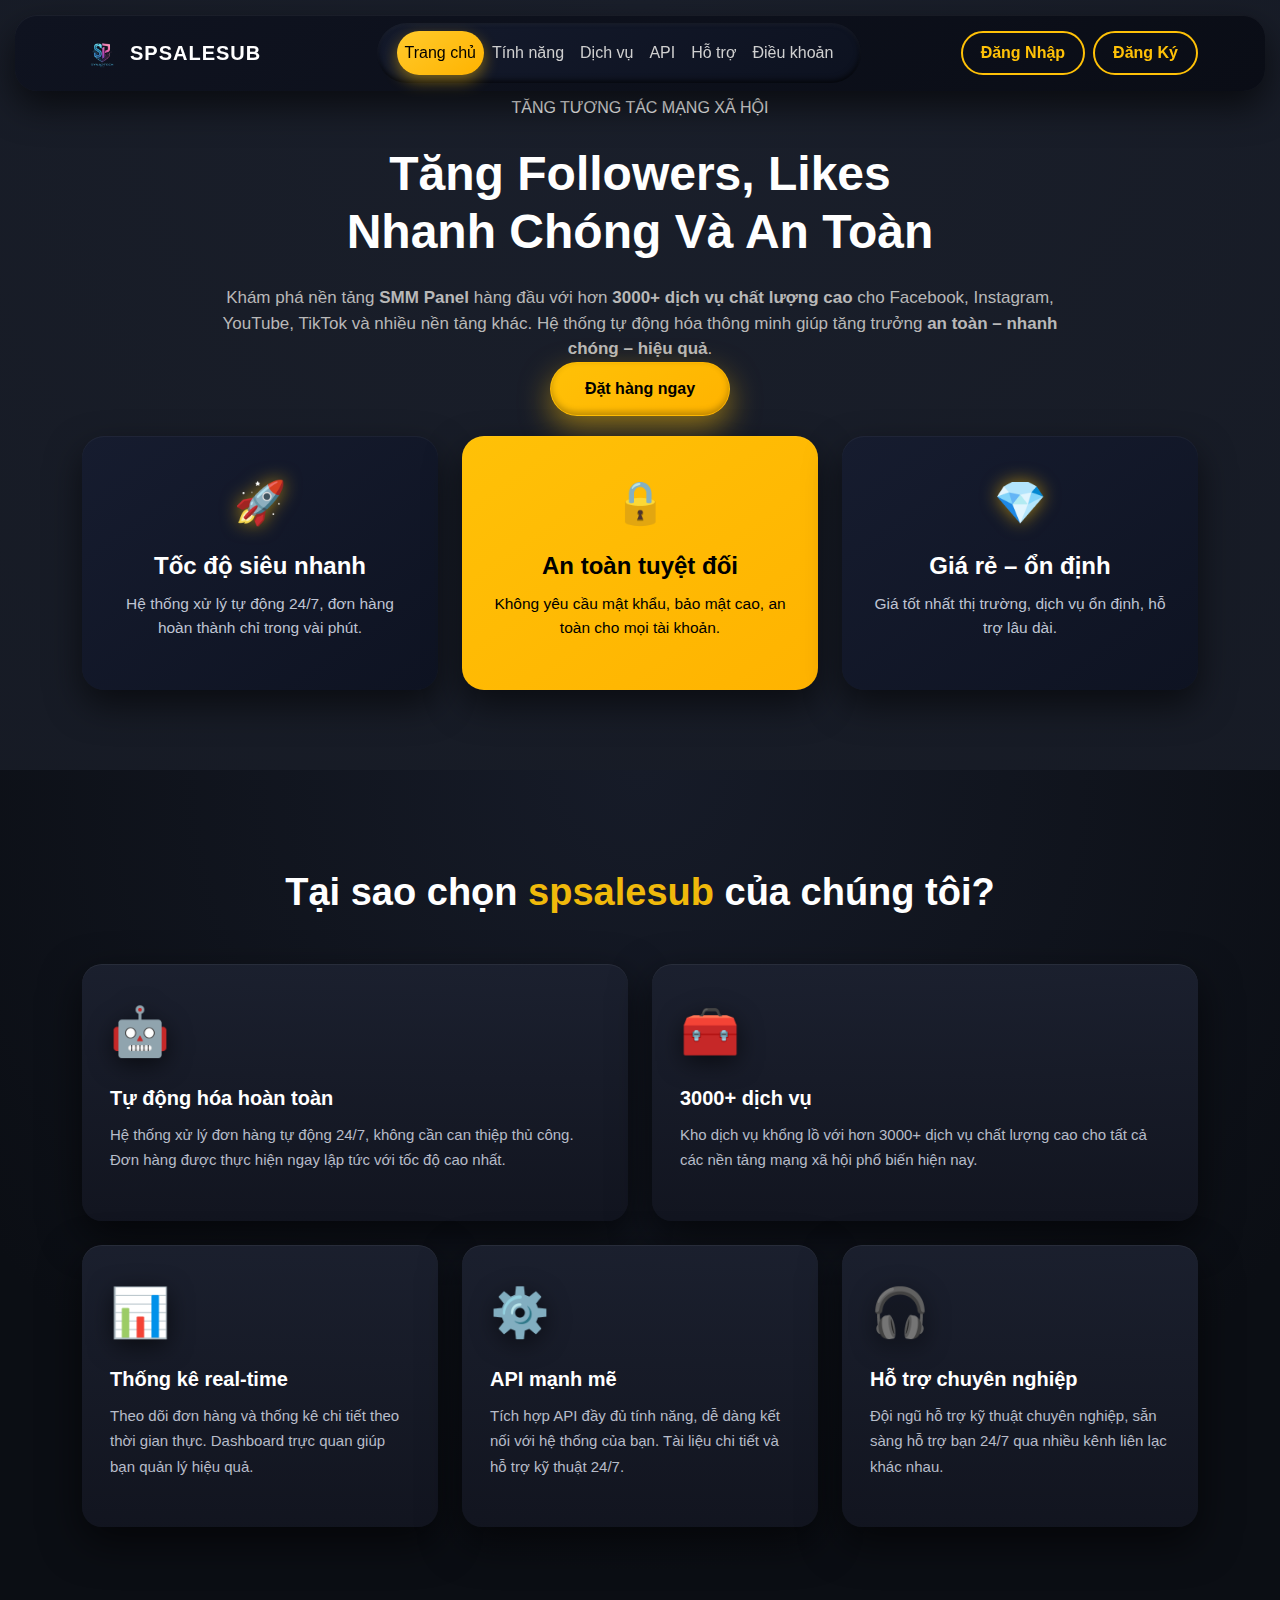
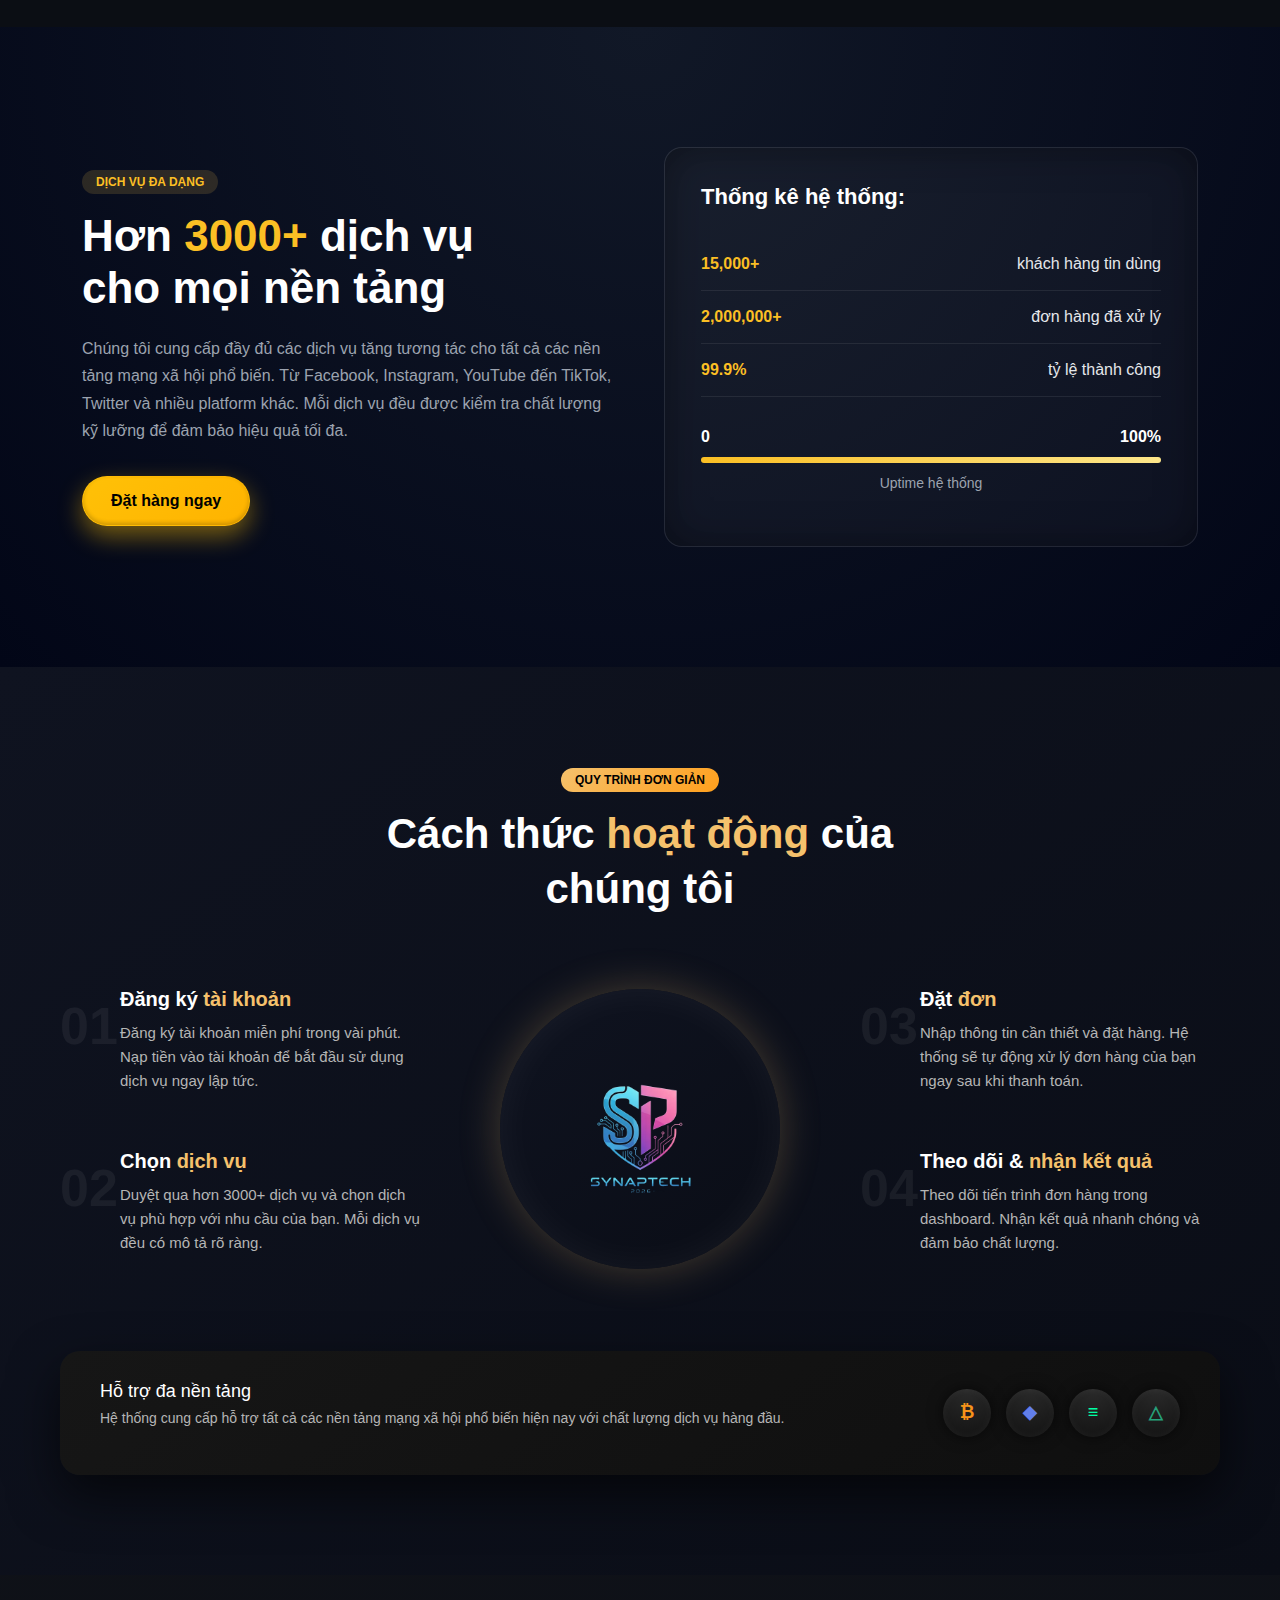
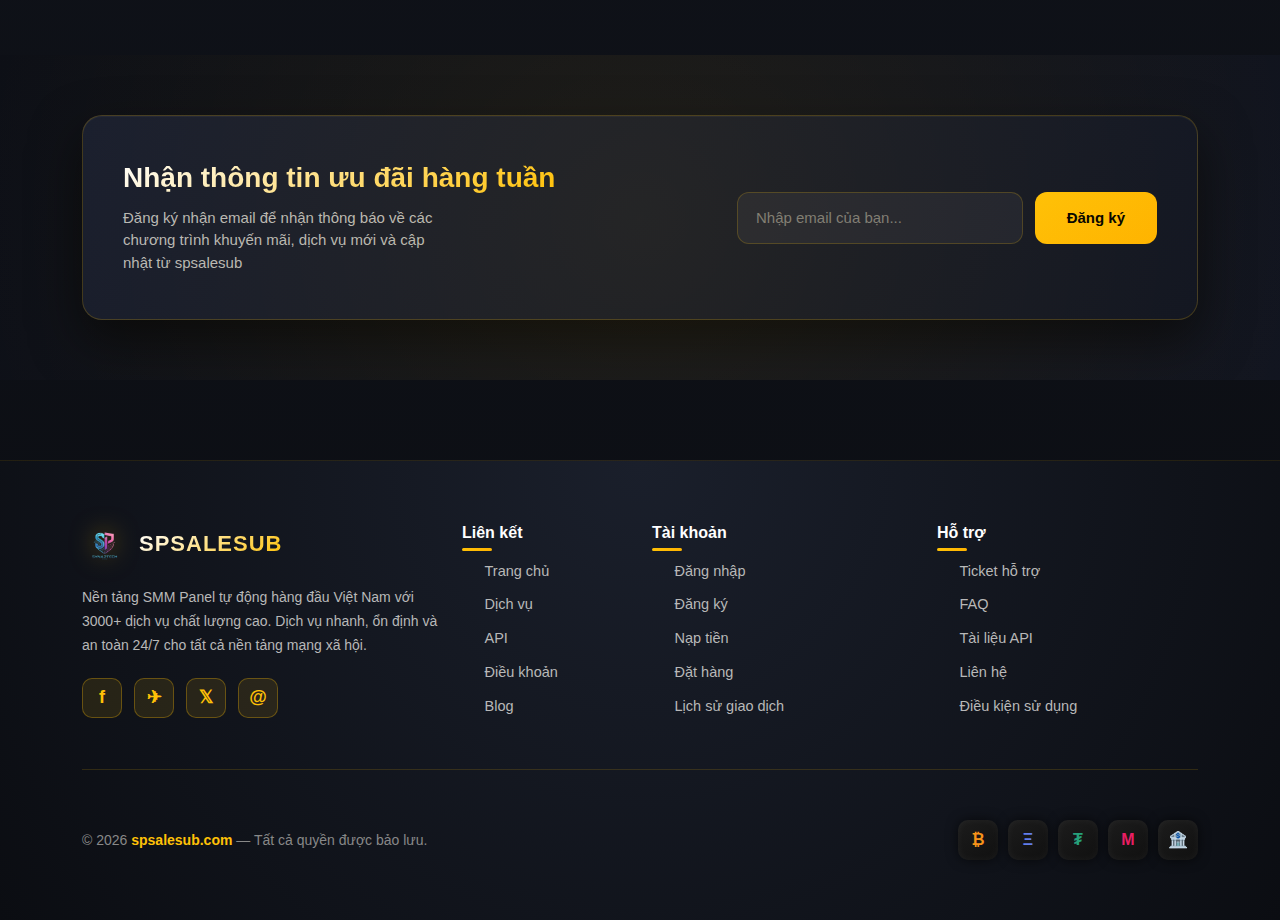
<file: index.html>
<!DOCTYPE html>
<html lang="vi">
<head>
  <meta charset="UTF-8">
  <title>spsalesub - SMM Panel</title>
  <meta name="viewport" content="width=device-width, initial-scale=1">
  <link href="https://cdn.jsdelivr.net/npm/bootstrap@5.3.2/dist/css/bootstrap.min.css" rel="stylesheet">
  <link rel="stylesheet" href="css/style.css">
</head>
<body>

<!-- ===== NAVBAR ===== -->
<nav class="navbar navbar-expand-lg fixed-top navbar-3d">
  <div class="container">
    <a class="navbar-brand d-flex align-items-center" href="index.html">
      <span class="logo-3d me-2">
        <img src="images/logo.png" alt="spsalesub Logo" width="40" height="40">
      </span>
      <span class="logo-text-3d text-bold">SPSALESUB</span>
    </a>

    <button class="navbar-toggler" data-bs-toggle="collapse" data-bs-target="#menu">
      <span class="navbar-toggler-icon"></span>
    </button>

    <div class="collapse navbar-collapse" id="menu">
      <ul class="navbar-nav mx-auto nav-3d">
        <li class="nav-item"><a class="nav-link active" href="#">Trang chủ</a></li>
        <li class="nav-item">
            <a class="nav-link" href="#tinh-nang">Tính năng</a>
        </li>
        <li class="nav-item"><a class="nav-link" href="#dich-vu">Dịch vụ</a></li>
        <li class="nav-item"><a class="nav-link" href="#">API</a></li>
        <li class="nav-item"><a class="nav-link" href="#">Hỗ trợ</a></li>
        <li class="nav-item"><a class="nav-link" href="dieukhoan.html">Điều khoản</a></li>
      </ul>

      <div class="d-flex gap-2">
        <a href="login.html" class="btn btn-outline-order-3d" id="navbar-login-btn">Đăng Nhập</a>
        <a href="register.html" class="btn btn-outline-order-3d" id="navbar-signup-btn" style="display: none;">Đăng Ký</a>
        <a href="dathang.html" class="btn btn-order-3d" id="navbar-order-btn" style="display: none;">Đặt hàng</a>
      </div>
    </div>
  </div>
</nav>

<!-- ===== HERO SECTION  ===== -->
<section class="hero-section">
  <div class="container text-center">
    
    <div class="hero-badge text-bold">
      TĂNG TƯƠNG TÁC MẠNG XÃ HỘI
    </div>

    <h1 class="hero-title">
      Tăng Followers, Likes<br>
      Nhanh Chóng Và An Toàn
    </h1>

    <p class="hero-desc">
      Khám phá nền tảng <b>SMM Panel</b> hàng đầu với hơn
      <b>3000+ dịch vụ chất lượng cao</b> cho Facebook, Instagram,
      YouTube, TikTok và nhiều nền tảng khác.
      Hệ thống tự động hóa thông minh giúp tăng trưởng
      <b>an toàn – nhanh chóng – hiệu quả</b>.
    </p>

    <a href="dathang.html" class="btn btn-hero-3d">
      Đặt hàng ngay
    </a>

  </div>
</section>

<!-- ===== FEATURE BOX ===== -->
<section class="feature-section">
  <div class="container">
    <div class="row g-4">

      <div class="col-md-4">
        <div class="feature-box">
          <div class="icon">🚀</div>
          <h4>Tốc độ siêu nhanh</h4>
          <p>
            Hệ thống xử lý tự động 24/7, đơn hàng hoàn thành chỉ trong vài phút.
          </p>
        </div>
      </div>

      <div class="col-md-4">
        <div class="feature-box active">
          <div class="icon">🔒</div>
          <h4>An toàn tuyệt đối</h4>
          <p>
            Không yêu cầu mật khẩu, bảo mật cao, an toàn cho mọi tài khoản.
          </p>
        </div>
      </div>

      <div class="col-md-4">
        <div class="feature-box">
          <div class="icon">💎</div>
          <h4>Giá rẻ – ổn định</h4>
          <p>
            Giá tốt nhất thị trường, dịch vụ ổn định, hỗ trợ lâu dài.
          </p>
        </div>
      </div>

    </div>
  </div>
</section>

<!-- ===== WHY CHOOSE US ===== -->
<section class="why-section" id="tinh-nang">
  <div class="container">

    <h2 class="section-title">
      Tại sao chọn <span>spsalesub</span> của chúng tôi?
    </h2>

    <div class="row g-4 mt-4">

      <div class="col-md-6">
        <div class="why-box">
          <div class="why-icon">🤖</div>
          <h4>Tự động hóa hoàn toàn</h4>
          <p>
            Hệ thống xử lý đơn hàng tự động 24/7, không cần can thiệp thủ công.
            Đơn hàng được thực hiện ngay lập tức với tốc độ cao nhất.
          </p>
        </div>
      </div>

      <div class="col-md-6">
        <div class="why-box">
          <div class="why-icon">🧰</div>
          <h4>3000+ dịch vụ</h4>
          <p>
            Kho dịch vụ khổng lồ với hơn 3000+ dịch vụ chất lượng cao cho tất cả
            các nền tảng mạng xã hội phổ biến hiện nay.
          </p>
        </div>
      </div>

      <div class="col-md-4">
        <div class="why-box">
          <div class="why-icon">📊</div>
          <h4>Thống kê real-time</h4>
          <p>
            Theo dõi đơn hàng và thống kê chi tiết theo thời gian thực.
            Dashboard trực quan giúp bạn quản lý hiệu quả.
          </p>
        </div>
      </div>

      <div class="col-md-4">
        <div class="why-box">
          <div class="why-icon">⚙️</div>
          <h4>API mạnh mẽ</h4>
          <p>
            Tích hợp API đầy đủ tính năng, dễ dàng kết nối với hệ thống của bạn.
            Tài liệu chi tiết và hỗ trợ kỹ thuật 24/7.
          </p>
        </div>
      </div>

      <div class="col-md-4">
        <div class="why-box">
          <div class="why-icon">🎧</div>
          <h4>Hỗ trợ chuyên nghiệp</h4>
          <p>
            Đội ngũ hỗ trợ kỹ thuật chuyên nghiệp, sẵn sàng hỗ trợ bạn 24/7
            qua nhiều kênh liên lạc khác nhau.
          </p>
        </div>
      </div>

    </div>
  </div>
</section>

<section class="services-section" id="dich-vu">
  <div class="container">
    <div class="row align-items-center g-5">

      <!-- LEFT -->
      <div class="col-lg-6">
        <span class="badge badge-service">DỊCH VỤ ĐA DẠNG</span>

        <h2 class="service-title">
          Hơn <span>3000+</span> dịch vụ<br>
          cho mọi nền tảng
        </h2>

        <p class="service-desc">
          Chúng tôi cung cấp đầy đủ các dịch vụ tăng tương tác cho tất cả các nền
          tảng mạng xã hội phổ biến. Từ Facebook, Instagram, YouTube đến TikTok,
          Twitter và nhiều platform khác. Mỗi dịch vụ đều được kiểm tra chất
          lượng kỹ lưỡng để đảm bảo hiệu quả tối đa.
        </p>

        <a href="dathang.html" class="btn btn-service">
          Đặt hàng ngay
        </a>
      </div>

      <!-- RIGHT -->
      <div class="col-lg-6">
        <div class="stats-box">
          <h4 class="stats-title">Thống kê hệ thống:</h4>

          <div class="stat-item">
            <span class="stat-number">15,000+</span>
            <span class="stat-text">khách hàng tin dùng</span>
          </div>

          <div class="stat-item">
            <span class="stat-number">2,000,000+</span>
            <span class="stat-text">đơn hàng đã xử lý</span>
          </div>

          <div class="stat-item">
            <span class="stat-number">99.9%</span>
            <span class="stat-text">tỷ lệ thành công</span>
          </div>

          <div class="uptime-box">
            <div class="uptime-label">
              <span>0</span>
              <span>100%</span>
            </div>
            <div class="uptime-bar">
              <div class="uptime-fill"></div>
            </div>
            <p class="uptime-text">Uptime hệ thống</p>
          </div>
        </div>
      </div>

    </div>
  </div>
</section>



<section class="how-it-works">
    <div class="container">

        <!-- Tiêu đề -->
        <div class="how-header">
            <span class="badge">QUY TRÌNH ĐƠN GIẢN</span>
            <h2>Cách thức <span>hoạt động</span> của <br> chúng tôi</h2>
        </div>

        <!-- Nội dung chính -->
        <div class="how-grid">

            <!-- Bên trái -->
            <div class="how-col">
                <div class="how-item">
                    <span class="step">01</span>
                    <h4>Đăng ký <span>tài khoản</span></h4>
                    <p>
                        Đăng ký tài khoản miễn phí trong vài phút.
                        Nạp tiền vào tài khoản để bắt đầu sử dụng dịch vụ ngay lập tức.
                    </p>
                </div>

                <div class="how-item">
                    <span class="step">02</span>
                    <h4>Chọn <span>dịch vụ</span></h4>
                    <p>
                        Duyệt qua hơn 3000+ dịch vụ và chọn dịch vụ phù hợp
                        với nhu cầu của bạn. Mỗi dịch vụ đều có mô tả rõ ràng.
                    </p>
                </div>
            </div>

            <!-- Trung tâm (3D / hình ảnh) -->
            <div class="how-center">
                <div class="center-3d">
                    <img src="images/3d-object.png" alt="3D Object">
                </div>
            </div>

            <!-- Bên phải -->
            <div class="how-col">
                <div class="how-item">
                    <span class="step">03</span>
                    <h4>Đặt <span>đơn</span></h4>
                    <p>
                        Nhập thông tin cần thiết và đặt hàng.
                        Hệ thống sẽ tự động xử lý đơn hàng của bạn ngay sau khi thanh toán.
                    </p>
                </div>

                <div class="how-item">
                    <span class="step">04</span>
                    <h4>Theo dõi & <span>nhận kết quả</span></h4>
                    <p>
                        Theo dõi tiến trình đơn hàng trong dashboard.
                        Nhận kết quả nhanh chóng và đảm bảo chất lượng.
                    </p>
                </div>
            </div>

        </div>

        <!-- Thanh hỗ trợ bên dưới -->
        <div class="support-box">
            <div class="support-text">
                <h5>Hỗ trợ đa nền tảng</h5>
                <p>
                    Hệ thống cung cấp hỗ trợ tất cả các nền tảng mạng xã hội phổ biến
                    hiện nay với chất lượng dịch vụ hàng đầu.
                </p>
            </div>

            <div class="support-icons">
                <span class="coin btc">₿</span>
                <span class="coin eth">◆</span>
                <span class="coin sol">≡</span>
                <span class="coin usdt">△</span>
            </div>
        </div>

    </div>
</section>

<!-- ===== NEWSLETTER SECTION ===== -->
<section class="newsletter-section">
  <div class="container">
    <div class="newsletter-box">
      <div class="newsletter-content">
        <h3>Nhận thông tin ưu đãi hàng tuần</h3>
        <p>Đăng ký nhận email để nhận thông báo về các chương trình khuyến mãi, dịch vụ mới và cập nhật từ spsalesub</p>
      </div>
      <form class="newsletter-form">
        <input type="email" placeholder="Nhập email của bạn..." required>
        <button type="submit">Đăng ký</button>
      </form>
    </div>
  </div>
</section>

<!-- ===== FOOTER ===== -->
<footer class="footer-3d">
  <div class="container">
    
    <!-- FOOTER TOP -->
    <div class="footer-content">
      <div class="row g-4">

        <!-- BRAND & DESCRIPTION -->
        <div class="col-lg-4 col-md-6">
          <div class="footer-section">
            <div class="footer-brand-3d">
              <img src="images/logo.png" alt="spsalesub Logo" width="45" height="45" class="footer-logo">
              <h4>SPSALESUB</h4>
            </div>
            <p class="footer-text">
              Nền tảng SMM Panel tự động hàng đầu Việt Nam với 3000+ dịch vụ chất lượng cao. 
              Dịch vụ nhanh, ổn định và an toàn 24/7 cho tất cả nền tảng mạng xã hội.
            </p>
            <div class="footer-socials">
              <a href="#" class="social-icon" title="Facebook">f</a>
              <a href="#" class="social-icon" title="Telegram">✈</a>
              <a href="#" class="social-icon" title="Twitter">𝕏</a>
              <a href="#" class="social-icon" title="Email">@</a>
            </div>
          </div>
        </div>

        <!-- LINKS -->
        <div class="col-lg-2 col-md-6">
          <div class="footer-section">
            <h5 class="footer-section-title">Liên kết</h5>
            <ul class="footer-links">
              <li><a href="index.html">Trang chủ</a></li>
              <li><a href="index.html#dich-vu">Dịch vụ</a></li>
              <li><a href="#">API</a></li>
              <li><a href="dieukhoan.html">Điều khoản</a></li>
              <li><a href="#">Blog</a></li>
            </ul>
          </div>
        </div>

        <!-- ACCOUNT -->
        <div class="col-lg-3 col-md-6">
          <div class="footer-section">
            <h5 class="footer-section-title">Tài khoản</h5>
            <ul class="footer-links">
              <li><a href="login.html">Đăng nhập</a></li>
              <li><a href="register.html">Đăng ký</a></li>
              <li><a href="nap-tien.html">Nạp tiền</a></li>
              <li><a href="dathang.html">Đặt hàng</a></li>
              <li><a href="#">Lịch sử giao dịch</a></li>
            </ul>
          </div>
        </div>

        <!-- SUPPORT -->
        <div class="col-lg-3 col-md-6">
          <div class="footer-section">
            <h5 class="footer-section-title">Hỗ trợ</h5>
            <ul class="footer-links">
              <li><a href="#">Ticket hỗ trợ</a></li>
              <li><a href="#">FAQ</a></li>
              <li><a href="#">Tài liệu API</a></li>
              <li><a href="#">Liên hệ</a></li>
              <li><a href="#">Điều kiện sử dụng</a></li>
            </ul>
          </div>
        </div>

      </div>

      <div class="footer-divider"></div>

      <!-- FOOTER BOTTOM -->
      <div class="footer-bottom-3d">
        <div class="footer-copyright">
          <p>&copy; 2026 <strong>spsalesub.com</strong> — Tất cả quyền được bảo lưu.</p>
        </div>
        <div class="footer-payments">
          <span class="payment-method btc" title="Bitcoin">₿</span>
          <span class="payment-method eth" title="Ethereum">Ξ</span>
          <span class="payment-method usdt" title="USDT">₮</span>
          <span class="payment-method momo" title="Momo">M</span>
          <span class="payment-method bank" title="Ngân hàng">🏦</span>
        </div>
      </div>

    </div>

  </div>
</footer>

<script src="https://cdn.jsdelivr.net/npm/bootstrap@5.3.2/dist/js/bootstrap.bundle.min.js"></script>
<script src="js/auth.js"></script>
</body>
</html>
</file>
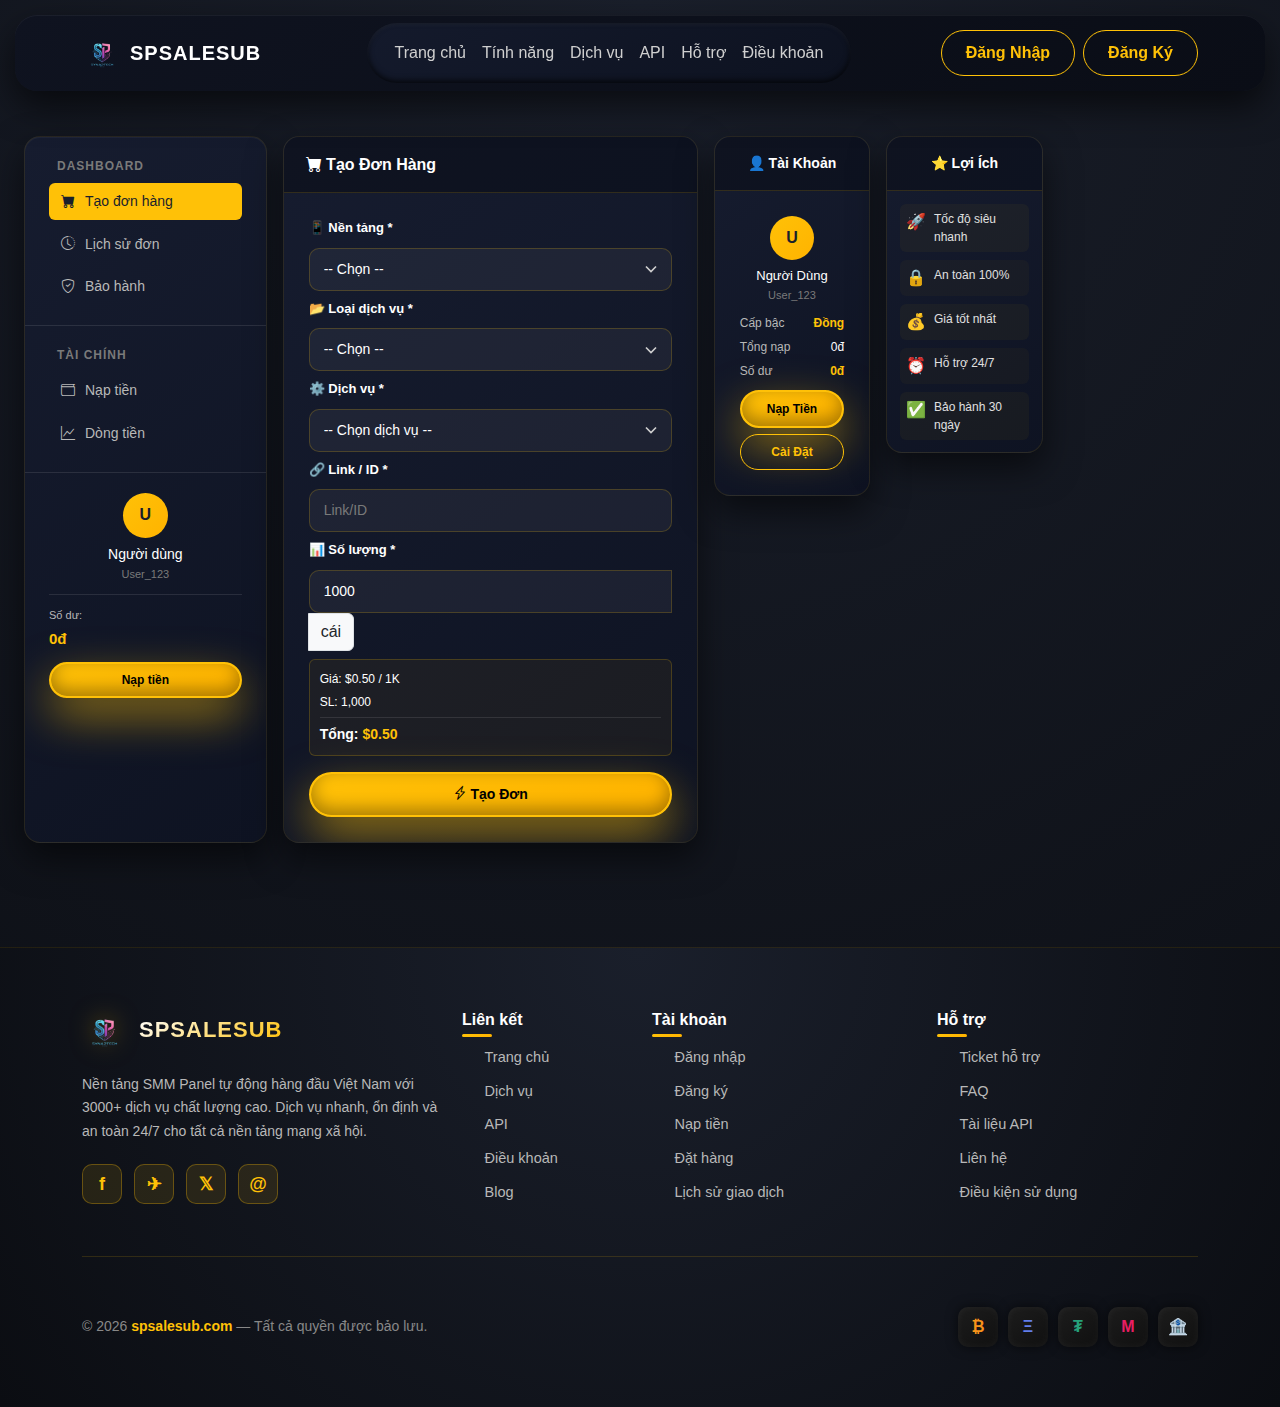
<file: dathang.html>
<!DOCTYPE html>
<html lang="vi">
<head>
  <meta charset="UTF-8">
  <title>Đặt hàng | spsalesub</title>
  <meta name="viewport" content="width=device-width, initial-scale=1">

  <!-- Bootstrap 5 -->
  <link href="https://cdn.jsdelivr.net/npm/bootstrap@5.3.2/dist/css/bootstrap.min.css" rel="stylesheet">
  <link href="https://cdn.jsdelivr.net/npm/bootstrap-icons@1.11.1/font/bootstrap-icons.css" rel="stylesheet">
  <link rel="stylesheet" href="css/style.css">
  <link rel="stylesheet" href="css/dathang-custom.css">
</head>

<body>

<!-- ===== NAVBAR ===== -->
<nav class="navbar navbar-expand-lg fixed-top navbar-3d">
  <div class="container">
    <a class="navbar-brand d-flex align-items-center" href="index.html">
      <span class="logo-3d me-2">
        <img src="images/logo.png" alt="spsalesub Logo" width="40" height="40">
      </span>
      <span class="logo-text-3d text-bold">SPSALESUB</span>
    </a>

    <button class="navbar-toggler" data-bs-toggle="collapse" data-bs-target="#menu">
      <span class="navbar-toggler-icon"></span>
    </button>

    <div class="collapse navbar-collapse" id="menu">
      <ul class="navbar-nav mx-auto nav-3d">
        <li class="nav-item"><a class="nav-link" href="index.html">Trang chủ</a></li>
        <li class="nav-item"><a class="nav-link" href="index.html#tinh-nang">Tính năng</a></li>
        <li class="nav-item"><a class="nav-link" href="index.html#dich-vu">Dịch vụ</a></li>
        <li class="nav-item"><a class="nav-link" href="#">API</a></li>
        <li class="nav-item"><a class="nav-link" href="#">Hỗ trợ</a></li>
        <li class="nav-item"><a class="nav-link" href="dieukhoan.html">Điều khoản</a></li>
      </ul>

      <div class="d-flex gap-2">
        <a href="login.html" class="btn btn-outline-order-3d" id="navbar-login-btn">Đăng Nhập</a>
        <a href="register.html" class="btn btn-outline-order-3d" id="navbar-signup-btn" style="display: none;">Đăng Ký</a>
        <a href="dathang.html" class="btn btn-order-3d" id="navbar-order-btn" style="display: none;">Đặt hàng</a>
      </div>
    </div>
  </div>
</nav>

    <!-- ===== MAIN CONTENT ===== -->
    <main class="col-lg-10 p-4 main-content-3d">

      <!-- Main Content Grid -->
      <div class="row g-3">

        <!-- LEFT: SIDEBAR MENU -->
        <div class="col-lg-3">
          <div class="card-3d h-100">
            <div class="card-body-3d" style="padding: 0; display: flex; flex-direction: column;">
              <div style="padding: 1.25rem 1.5rem;">
                <div class="section-label mb-2" style="font-size: 12px; letter-spacing: 1px;">DASHBOARD</div>
                <ul class="nav flex-column nav-sidebar" style="gap: 0.35rem;">
                  <li class="nav-item">
                    <a class="nav-link" href="#" style="background: #ffc107; color: #1a1f2b; border-radius: 6px; padding: 8px 12px; font-size: 14px;">
                      <i class="bi bi-cart-fill"></i> Tạo đơn hàng
                    </a>
                  </li>
                  <li class="nav-item">
                    <a class="nav-link" href="#" style="padding: 8px 12px; font-size: 14px;">
                      <i class="bi bi-clock-history"></i> Lịch sử đơn
                    </a>
                  </li>
                  <li class="nav-item">
                    <a class="nav-link" href="#" style="padding: 8px 12px; font-size: 14px;">
                      <i class="bi bi-shield-check"></i> Bảo hành
                    </a>
                  </li>
                </ul>
              </div>

              <div style="padding: 1.25rem 1.5rem; border-top: 1px solid rgba(255,255,255,0.1);">
                <div class="section-label mb-2" style="font-size: 12px; letter-spacing: 1px;">TÀI CHÍNH</div>
                <ul class="nav flex-column nav-sidebar" style="gap: 0.35rem;">
                  <li class="nav-item">
                    <a class="nav-link" href="nap-tien.html" style="padding: 8px 12px; font-size: 14px;">
                      <i class="bi bi-wallet"></i> Nạp tiền
                    </a>
                  </li>
                  <li class="nav-item">
                    <a class="nav-link" href="#" style="padding: 8px 12px; font-size: 14px;">
                      <i class="bi bi-graph-up"></i> Dòng tiền
                    </a>
                  </li>
                </ul>
              </div>

              <div style="padding: 1.25rem 1.5rem; border-top: 1px solid rgba(255,255,255,0.1); flex-grow: 1; display: flex; flex-direction: column;">
                <div style="text-align: center; flex: 1;">
                  <div style="width: 45px; height: 45px; background: linear-gradient(135deg, #ffc107, #ffb300); border-radius: 50%; margin: 0 auto 8px; display: flex; align-items: center; justify-content: center; font-weight: bold; font-size: 16px; color: #1a1f2b;">U</div>
                  <h6 class="text-white" style="margin: 0 0 3px; font-size: 14px;">Người dùng</h6>
                  <p class="text-muted" style="margin: 0; font-size: 11px;">User_123</p>
                </div>
                <div style="margin: 12px 0; height: 1px; background: rgba(255,255,255,0.1);"></div>
                <div style="margin-bottom: 12px;">
                  <p style="font-size: 11px; color: #b8b8b8; margin: 0 0 4px;">Số dư:</p>
                  <p style="font-size: 15px; font-weight: bold; margin: 0; color: #ffc107;">0đ</p>
                </div>
                <a href="nap-tien.html" class="btn btn-order-3d w-100" style="display:inline-block;padding: 7px 0; font-size: 12px; margin-top: auto;text-align:center;">
                  Nạp tiền
                </a>
              </div>
            </div>
          </div>
        </div>

        <!-- CENTER: ORDER FORM -->
        <div class="col-lg-5">
          <div class="card-3d h-100">
            <div class="card-header-3d">
              <h5 class="mb-0" style="font-size: 16px;">
                <i class="bi bi-cart-fill"></i> Tạo Đơn Hàng
              </h5>
            </div>
            <div class="card-body-3d">

              <form>
                <!-- Platform & Category Row -->
                <div class="form-section-3d mb-2">
                  <label class="form-label-3d" style="font-size: 13px;">📱 Nền tảng *</label>
                  <select class="form-select-3d" required>
                    <option value="">-- Chọn --</option>
                    <option value="tiktok">TikTok</option>
                    <option value="instagram">Instagram</option>
                    <option value="facebook">Facebook</option>
                    <option value="youtube">YouTube</option>
                    <option value="twitter">Twitter</option>
                  </select>
                </div>

                <!-- Service Type -->
                <div class="form-section-3d mb-2">
                  <label class="form-label-3d" style="font-size: 13px;">📂 Loại dịch vụ *</label>
                  <select class="form-select-3d" required>
                    <option value="">-- Chọn --</option>
                    <option value="followers">Followers</option>
                    <option value="likes">Likes</option>
                    <option value="views">Views</option>
                    <option value="comments">Comments</option>
                  </select>
                </div>

                <!-- Service Selection -->
                <div class="form-section-3d mb-2">
                  <label class="form-label-3d" style="font-size: 13px;">⚙️ Dịch vụ *</label>
                  <select class="form-select-3d" required>
                    <option value="">-- Chọn dịch vụ --</option>
                    <option value="1">#001 | TikTok Followers</option>
                    <option value="2">#002 | TikTok Likes</option>
                    <option value="3">#003 | Instagram Followers</option>
                  </select>
                </div>

                <!-- Link/Username -->
                <div class="form-section-3d mb-2">
                  <label class="form-label-3d" style="font-size: 13px;">🔗 Link / ID *</label>
                  <input type="text" class="form-control-3d" id="order-link" placeholder="Link/ID" required>
                </div>

                <!-- Quantity -->
                <div class="form-section-3d mb-2">
                  <label class="form-label-3d" style="font-size: 13px;">📊 Số lượng *</label>
                  <div class="input-group">
                    <input type="number" class="form-control-3d" id="order-qty" min="100" max="100000" value="1000" required>
                    <span class="input-group-text input-addon-3d">cái</span>
                  </div>
                </div>

                <!-- Price Summary -->
                <div class="price-summary-3d mb-3" style="padding: 10px; border-radius: 6px; background: rgba(255, 193, 7, 0.05); border: 1px solid rgba(255, 193, 7, 0.2);">
                  <div class="price-row" style="font-size: 12px; margin-bottom: 5px;">
                    <span>Giá:</span>
                    <span>$0.50 / 1K</span>
                  </div>
                  <div class="price-row" style="font-size: 12px; margin-bottom: 6px;">
                    <span>SL:</span>
                    <span id="qty-display">1,000</span>
                  </div>
                  <div class="price-row-total" style="font-size: 14px; font-weight: bold; padding-top: 6px; border-top: 1px solid rgba(255,255,255,0.1);">
                    <span>Tổng:</span>
                    <span id="total-price" style="color: #ffc107;">$0.50</span>
                  </div>
                </div>

                <!-- Submit Button -->
                <button type="submit" class="btn btn-order-3d w-100" style="padding: 10px 0; font-size: 14px;">
                  <i class="bi bi-lightning-charge"></i> Tạo Đơn
                </button>
              </form>
            </div>
          </div>
        </div>

        <!-- RIGHT 1: ACCOUNT INFO -->
        <div class="col-lg-2">
          <div class="card-3d">
            <div class="card-header-3d text-center">
              <h5 class="mb-0" style="font-size:14px;">👤 Tài Khoản</h5>
            </div>
            <div class="card-body-3d">
              <div class="account-info-3d" style="text-align:center;">
                <div style="width:44px;height:44px;background:linear-gradient(135deg,#ffc107,#ffb300);border-radius:50%;margin:0 auto 8px;display:flex;align-items:center;justify-content:center;font-weight:700;color:#1a1f2b;">U</div>
                <h6 class="text-white" style="margin:0 0 4px;font-size:13px;">Người Dùng</h6>
                <p class="text-muted" style="margin:0;font-size:11px;">User_123</p>
                <div style="height:10px"></div>
                <div style="text-align:left;font-size:12px;">
                  <div style="display:flex;justify-content:space-between;margin-bottom:6px;"><span style="color:#b8b8b8;">Cấp bậc</span><span style="color:#ffc107;font-weight:700;">Đồng</span></div>
                  <div style="display:flex;justify-content:space-between;margin-bottom:6px;"><span style="color:#b8b8b8;">Tổng nạp</span><span>0đ</span></div>
                  <div style="display:flex;justify-content:space-between;"><span style="color:#b8b8b8;">Số dư</span><span style="color:#ffc107;font-weight:700;">0đ</span></div>
                </div>
                <div style="height:10px"></div>
                <a href="nap-tien.html" class="btn btn-order-3d w-100" style="display:inline-block;padding:8px 0;font-size:12px;margin-bottom:6px;text-align:center;">Nạp Tiền</a>
                <button class="btn btn-outline-order-3d w-100" style="padding:8px 0;font-size:12px;">Cài Đặt</button>
              </div>
            </div>
          </div>
        </div>

        <!-- RIGHT 2: BENEFITS -->
        <div class="col-lg-2">
          <div class="card-3d">
            <div class="card-header-3d text-center">
              <h5 class="mb-0" style="font-size:14px;">⭐ Lợi Ích</h5>
            </div>
            <div class="card-body-3d" style="padding:0.8rem;">
              <div style="display:flex;flex-direction:column;gap:8px;">
                <div style="display:flex;gap:8px;align-items:flex-start;padding:6px;border-radius:6px;background:rgba(255,193,7,0.04);">
                  <div style="font-size:16px;flex-shrink:0;">🚀</div>
                  <p style="margin:0;font-size:12px;color:#e0e0e0;">Tốc độ siêu nhanh</p>
                </div>
                <div style="display:flex;gap:8px;align-items:flex-start;padding:6px;border-radius:6px;background:rgba(255,193,7,0.03);">
                  <div style="font-size:16px;flex-shrink:0;">🔒</div>
                  <p style="margin:0;font-size:12px;color:#e0e0e0;">An toàn 100%</p>
                </div>
                <div style="display:flex;gap:8px;align-items:flex-start;padding:6px;border-radius:6px;background:rgba(255,193,7,0.04);">
                  <div style="font-size:16px;flex-shrink:0;">💰</div>
                  <p style="margin:0;font-size:12px;color:#e0e0e0;">Giá tốt nhất</p>
                </div>
                <div style="display:flex;gap:8px;align-items:flex-start;padding:6px;border-radius:6px;background:rgba(255,193,7,0.03);">
                  <div style="font-size:16px;flex-shrink:0;">⏰</div>
                  <p style="margin:0;font-size:12px;color:#e0e0e0;">Hỗ trợ 24/7</p>
                </div>
                <div style="display:flex;gap:8px;align-items:flex-start;padding:6px;border-radius:6px;background:rgba(255,193,7,0.04);">
                  <div style="font-size:16px;flex-shrink:0;">✅</div>
                  <p style="margin:0;font-size:12px;color:#e0e0e0;">Bảo hành 30 ngày</p>
                </div>
              </div>
            </div>
          </div>
        </div>

      </div>

    </main>

  </div>
</div>

<!-- ===== FOOTER ===== -->
<footer class="footer-3d">
  <div class="container">
    
    <div class="footer-content">
      <div class="row g-4">

        <div class="col-lg-4 col-md-6">
          <div class="footer-section">
            <div class="footer-brand-3d">
              <img src="images/logo.png" alt="spsalesub Logo" width="45" height="45" class="footer-logo">
              <h4>SPSALESUB</h4>
            </div>
            <p class="footer-text">
              Nền tảng SMM Panel tự động hàng đầu Việt Nam với 3000+ dịch vụ chất lượng cao. 
              Dịch vụ nhanh, ổn định và an toàn 24/7 cho tất cả nền tảng mạng xã hội.
            </p>
            <div class="footer-socials">
              <a href="#" class="social-icon" title="Facebook">f</a>
              <a href="#" class="social-icon" title="Telegram">✈</a>
              <a href="#" class="social-icon" title="Twitter">𝕏</a>
              <a href="#" class="social-icon" title="Email">@</a>
            </div>
          </div>
        </div>

        <div class="col-lg-2 col-md-6">
          <div class="footer-section">
            <h5 class="footer-section-title">Liên kết</h5>
            <ul class="footer-links">
              <li><a href="index.html">Trang chủ</a></li>
              <li><a href="index.html#dich-vu">Dịch vụ</a></li>
              <li><a href="#">API</a></li>
              <li><a href="dieukhoan.html">Điều khoản</a></li>
              <li><a href="#">Blog</a></li>
            </ul>
          </div>
        </div>

        <div class="col-lg-3 col-md-6">
          <div class="footer-section">
            <h5 class="footer-section-title">Tài khoản</h5>
            <ul class="footer-links">
              <li><a href="login.html">Đăng nhập</a></li>
              <li><a href="register.html">Đăng ký</a></li>
              <li><a href="nap-tien.html">Nạp tiền</a></li>
              <li><a href="dathang.html">Đặt hàng</a></li>
              <li><a href="#">Lịch sử giao dịch</a></li>
            </ul>
          </div>
        </div>

        <div class="col-lg-3 col-md-6">
          <div class="footer-section">
            <h5 class="footer-section-title">Hỗ trợ</h5>
            <ul class="footer-links">
              <li><a href="#">Ticket hỗ trợ</a></li>
              <li><a href="#">FAQ</a></li>
              <li><a href="#">Tài liệu API</a></li>
              <li><a href="#">Liên hệ</a></li>
              <li><a href="#">Điều kiện sử dụng</a></li>
            </ul>
          </div>
        </div>

      </div>

      <div class="footer-divider"></div>

      <div class="footer-bottom-3d">
        <div class="footer-copyright">
          <p>&copy; 2026 <strong>spsalesub.com</strong> — Tất cả quyền được bảo lưu.</p>
        </div>
        <div class="footer-payments">
          <span class="payment-method btc" title="Bitcoin">₿</span>
          <span class="payment-method eth" title="Ethereum">Ξ</span>
          <span class="payment-method usdt" title="USDT">₮</span>
          <span class="payment-method momo" title="Momo">M</span>
          <span class="payment-method bank" title="Ngân hàng">🏦</span>
        </div>
      </div>

    </div>

  </div>
</footer>

<script src="https://cdn.jsdelivr.net/npm/bootstrap@5.3.2/dist/js/bootstrap.bundle.min.js"></script>
<script src="js/auth.js"></script>

<script>
// Update quantity display and price
document.getElementById('order-qty').addEventListener('input', function() {
  const qty = this.value || 0;
  const qtyFormatted = new Intl.NumberFormat('vi-VN').format(qty);
  document.getElementById('qty-display').textContent = qtyFormatted;
  
  const pricePerK = 0.50;
  const total = (qty / 1000) * pricePerK;
  document.getElementById('total-price').textContent = '$' + total.toFixed(2);
});
</script>

</body>
</html>
</file>
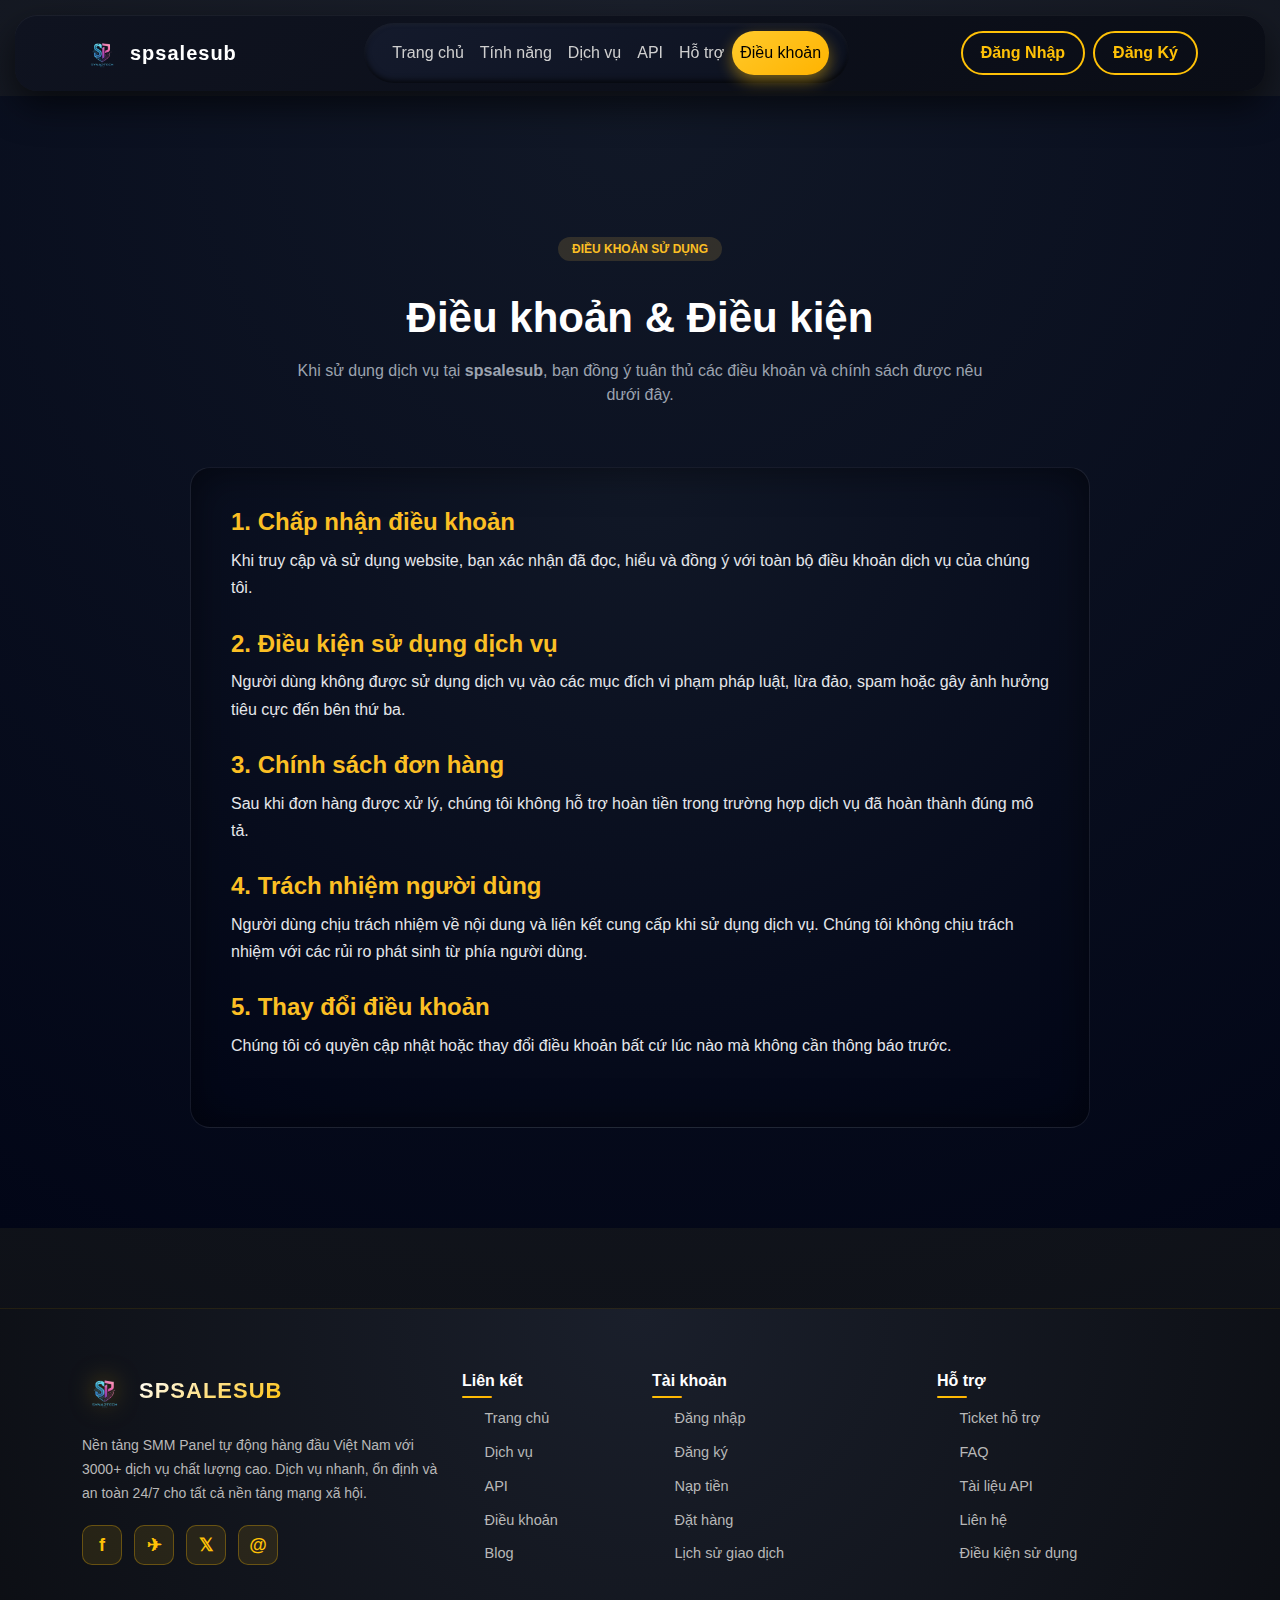
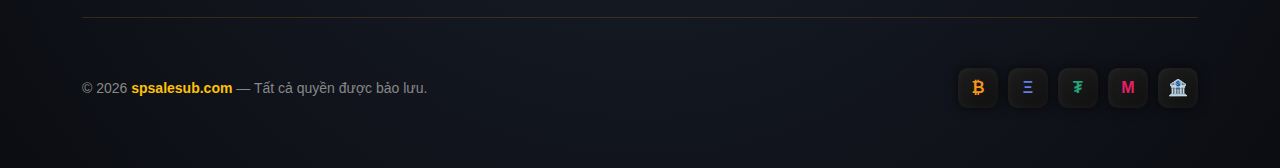
<file: dieukhoan.html>
<!DOCTYPE html>
<html lang="vi">
<head>
  <meta charset="UTF-8">
  <title>Điều khoản dịch vụ | spsalesub</title>
  <meta name="viewport" content="width=device-width, initial-scale=1">
  <link href="https://cdn.jsdelivr.net/npm/bootstrap@5.3.2/dist/css/bootstrap.min.css" rel="stylesheet">
  <link rel="stylesheet" href="css/style.css">
  <link rel="stylesheet" href="css/dieukhoan.css">
</head>
<body>

<!-- ===== NAVBAR (dùng chung) ===== -->
<nav class="navbar navbar-expand-lg fixed-top navbar-3d">
  <div class="container">
    <a class="navbar-brand d-flex align-items-center" href="index.html">
      <span class="logo-3d me-2">
        <img src="images/logo.png" alt="spsalesub Logo" width="40" height="40">
      </span>
      <span class="logo-text-3d">spsalesub</span>
    </a>

    <button class="navbar-toggler" data-bs-toggle="collapse" data-bs-target="#menu">
      <span class="navbar-toggler-icon"></span>
    </button>

    <div class="collapse navbar-collapse" id="menu">
      <ul class="navbar-nav mx-auto nav-3d">
        <li class="nav-item"><a class="nav-link" href="index.html">Trang chủ</a></li>
        <li class="nav-item"><a class="nav-link" href="index.html#tinh-nang">Tính năng</a></li>
        <li class="nav-item"><a class="nav-link" href="index.html#dich-vu">Dịch vụ</a></li>
        <li class="nav-item"><a class="nav-link" href="#">API</a></li>
        <li class="nav-item"><a class="nav-link" href="#">Hỗ trợ</a></li>
        <li class="nav-item"><a class="nav-link active" href="dieukhoan.html">Điều khoản</a></li>
      </ul>
      <div class="d-flex gap-2">
        <a href="login.html" class="btn btn-outline-order-3d" id="navbar-login-btn">Đăng Nhập</a>
        <a href="register.html" class="btn btn-outline-order-3d" id="navbar-signup-btn" style="display: none;">Đăng Ký</a>
        <a href="dathang.html" class="btn btn-order-3d" id="navbar-order-btn" style="display: none;">Đặt hàng</a>
      </div>
    </div>
  </div>
</nav>

<!-- ===== TERMS ===== -->
<section class="terms-section">
  <div class="container">

    <div class="terms-header text-center">
      <span class="badge badge-service">ĐIỀU KHOẢN SỬ DỤNG</span>
      <h1>Điều khoản & Điều kiện</h1>
      <p>
        Khi sử dụng dịch vụ tại <strong>spsalesub</strong>, bạn đồng ý tuân thủ
        các điều khoản và chính sách được nêu dưới đây.
      </p>
    </div>

    <div class="terms-box">

      <div class="terms-item">
        <h4>1. Chấp nhận điều khoản</h4>
        <p>
          Khi truy cập và sử dụng website, bạn xác nhận đã đọc, hiểu và đồng ý
          với toàn bộ điều khoản dịch vụ của chúng tôi.
        </p>
      </div>

      <div class="terms-item">
        <h4>2. Điều kiện sử dụng dịch vụ</h4>
        <p>
          Người dùng không được sử dụng dịch vụ vào các mục đích vi phạm pháp
          luật, lừa đảo, spam hoặc gây ảnh hưởng tiêu cực đến bên thứ ba.
        </p>
      </div>

      <div class="terms-item">
        <h4>3. Chính sách đơn hàng</h4>
        <p>
          Sau khi đơn hàng được xử lý, chúng tôi không hỗ trợ hoàn tiền trong
          trường hợp dịch vụ đã hoàn thành đúng mô tả.
        </p>
      </div>

      <div class="terms-item">
        <h4>4. Trách nhiệm người dùng</h4>
        <p>
          Người dùng chịu trách nhiệm về nội dung và liên kết cung cấp khi sử
          dụng dịch vụ. Chúng tôi không chịu trách nhiệm với các rủi ro phát sinh
          từ phía người dùng.
        </p>
      </div>

      <div class="terms-item">
        <h4>5. Thay đổi điều khoản</h4>
        <p>
          Chúng tôi có quyền cập nhật hoặc thay đổi điều khoản bất cứ lúc nào
          mà không cần thông báo trước.
        </p>
      </div>

    </div>

  </div>
</section>

<!-- ===== FOOTER ===== -->
<footer class="footer-3d">
  <div class="container">
    
    <div class="footer-content">
      <div class="row g-4">

        <div class="col-lg-4 col-md-6">
          <div class="footer-section">
            <div class="footer-brand-3d">
              <img src="images/logo.png" alt="spsalesub Logo" width="45" height="45" class="footer-logo">
              <h4>SPSALESUB</h4>
            </div>
            <p class="footer-text">
              Nền tảng SMM Panel tự động hàng đầu Việt Nam với 3000+ dịch vụ chất lượng cao. 
              Dịch vụ nhanh, ổn định và an toàn 24/7 cho tất cả nền tảng mạng xã hội.
            </p>
            <div class="footer-socials">
              <a href="#" class="social-icon" title="Facebook">f</a>
              <a href="#" class="social-icon" title="Telegram">✈</a>
              <a href="#" class="social-icon" title="Twitter">𝕏</a>
              <a href="#" class="social-icon" title="Email">@</a>
            </div>
          </div>
        </div>

        <div class="col-lg-2 col-md-6">
          <div class="footer-section">
            <h5 class="footer-section-title">Liên kết</h5>
            <ul class="footer-links">
              <li><a href="index.html">Trang chủ</a></li>
              <li><a href="index.html#dich-vu">Dịch vụ</a></li>
              <li><a href="#">API</a></li>
              <li><a href="dieukhoan.html">Điều khoản</a></li>
              <li><a href="#">Blog</a></li>
            </ul>
          </div>
        </div>

        <div class="col-lg-3 col-md-6">
          <div class="footer-section">
            <h5 class="footer-section-title">Tài khoản</h5>
            <ul class="footer-links">
              <li><a href="login.html">Đăng nhập</a></li>
              <li><a href="register.html">Đăng ký</a></li>
              <li><a href="nap-tien.html">Nạp tiền</a></li>
              <li><a href="dathang.html">Đặt hàng</a></li>
              <li><a href="#">Lịch sử giao dịch</a></li>
            </ul>
          </div>
        </div>

        <div class="col-lg-3 col-md-6">
          <div class="footer-section">
            <h5 class="footer-section-title">Hỗ trợ</h5>
            <ul class="footer-links">
              <li><a href="#">Ticket hỗ trợ</a></li>
              <li><a href="#">FAQ</a></li>
              <li><a href="#">Tài liệu API</a></li>
              <li><a href="#">Liên hệ</a></li>
              <li><a href="#">Điều kiện sử dụng</a></li>
            </ul>
          </div>
        </div>

      </div>

      <div class="footer-divider"></div>

      <div class="footer-bottom-3d">
        <div class="footer-copyright">
          <p>&copy; 2026 <strong>spsalesub.com</strong> — Tất cả quyền được bảo lưu.</p>
        </div>
        <div class="footer-payments">
          <span class="payment-method btc" title="Bitcoin">₿</span>
          <span class="payment-method eth" title="Ethereum">Ξ</span>
          <span class="payment-method usdt" title="USDT">₮</span>
          <span class="payment-method momo" title="Momo">M</span>
          <span class="payment-method bank" title="Ngân hàng">🏦</span>
        </div>
      </div>

    </div>

  </div>
</footer>

<script src="https://cdn.jsdelivr.net/npm/bootstrap@5.3.2/dist/js/bootstrap.bundle.min.js"></script>
<script src="js/auth.js"></script>
</body>
</html>
</file>
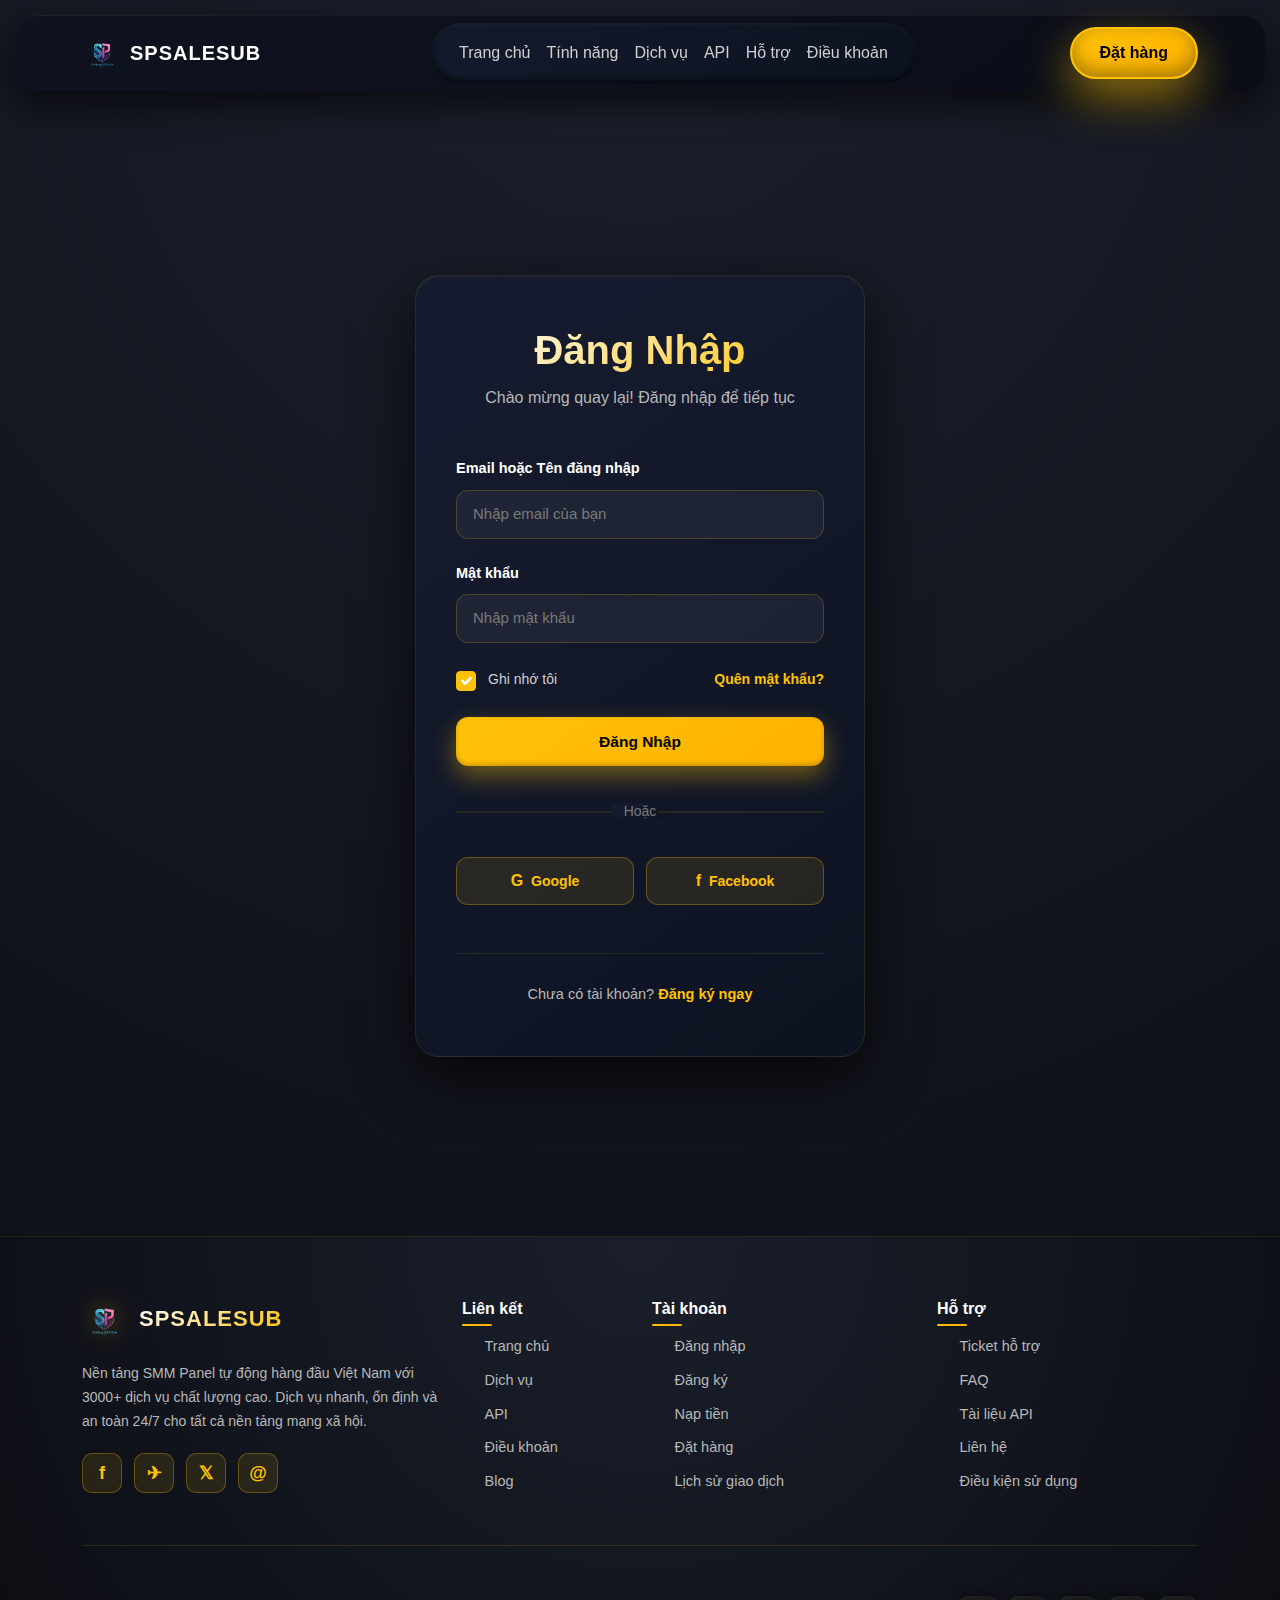
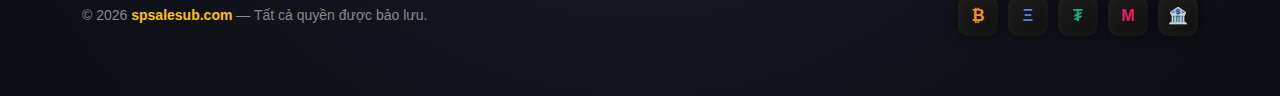
<file: login.html>
<!DOCTYPE html>
<html lang="vi">
<head>
  <meta charset="UTF-8">
  <title>Đăng Nhập | spsalesub</title>
  <meta name="viewport" content="width=device-width, initial-scale=1">
  <link href="https://cdn.jsdelivr.net/npm/bootstrap@5.3.2/dist/css/bootstrap.min.css" rel="stylesheet">
  <link rel="stylesheet" href="css/style.css">
  <link rel="stylesheet" href="css/auth.css">
</head>
<body>

<!-- ===== NAVBAR ===== -->
<nav class="navbar navbar-expand-lg fixed-top navbar-3d">
  <div class="container">
    <a class="navbar-brand d-flex align-items-center" href="index.html">
      <span class="logo-3d me-2">
        <img src="images/logo.png" alt="spsalesub Logo" width="40" height="40">
      </span>
      <span class="logo-text-3d text-bold">SPSALESUB</span>
    </a>

    <button class="navbar-toggler" data-bs-toggle="collapse" data-bs-target="#menu">
      <span class="navbar-toggler-icon"></span>
    </button>

    <div class="collapse navbar-collapse" id="menu">
      <ul class="navbar-nav mx-auto nav-3d">
        <li class="nav-item"><a class="nav-link" href="index.html">Trang chủ</a></li>
        <li class="nav-item"><a class="nav-link" href="index.html#tinh-nang">Tính năng</a></li>
        <li class="nav-item"><a class="nav-link" href="index.html#dich-vu">Dịch vụ</a></li>
        <li class="nav-item"><a class="nav-link" href="#">API</a></li>
        <li class="nav-item"><a class="nav-link" href="#">Hỗ trợ</a></li>
        <li class="nav-item"><a class="nav-link" href="dieukhoan.html">Điều khoản</a></li>
      </ul>

      <a href="dathang.html" class="btn btn-order-3d">Đặt hàng</a>
    </div>
  </div>
</nav>

<!-- ===== LOGIN SECTION ===== -->
<section class="auth-section">
  <div class="container d-flex align-items-center justify-content-center min-vh-100">
    <div class="auth-container">
      
      <div class="auth-header text-center mb-5">
        <h1 class="auth-title">Đăng Nhập</h1>
        <p class="auth-subtitle">Chào mừng quay lại! Đăng nhập để tiếp tục</p>
      </div>

      <form class="auth-form">
        <div class="form-group mb-4">
          <label for="email" class="form-label">Email hoặc Tên đăng nhập</label>
          <input type="email" class="form-control form-control-auth" id="email" placeholder="Nhập email của bạn" required>
        </div>

        <div class="form-group mb-4">
          <label for="password" class="form-label">Mật khẩu</label>
          <input type="password" class="form-control form-control-auth" id="password" placeholder="Nhập mật khẩu" required>
        </div>

        <div class="d-flex justify-content-between align-items-center mb-4">
          <div class="form-check">
            <input class="form-check-input" type="checkbox" id="remember" checked>
            <label class="form-check-label" for="remember">
              Ghi nhớ tôi
            </label>
          </div>
          <a href="#" class="auth-link">Quên mật khẩu?</a>
        </div>

        <button type="submit" class="btn btn-login w-100" onclick="handleLoginSubmit(event)">Đăng Nhập</button>
      </form>

      <div class="auth-divider">
        <span>Hoặc</span>
      </div>

      <div class="social-login">
        <button class="btn btn-social" title="Đăng nhập bằng Google">
          <i>G</i> Google
        </button>
        <button class="btn btn-social" title="Đăng nhập bằng Facebook">
          <i>f</i> Facebook
        </button>
      </div>

      <div class="auth-footer text-center mt-5">
        <p>Chưa có tài khoản? <a href="register.html" class="auth-link-highlight">Đăng ký ngay</a></p>
      </div>

    </div>
  </div>
</section>

<!-- ===== FOOTER ===== -->
<footer class="footer-3d">
  <div class="container">
    
    <div class="footer-content">
      <div class="row g-4">

        <div class="col-lg-4 col-md-6">
          <div class="footer-section">
            <div class="footer-brand-3d">
              <img src="images/logo.png" alt="spsalesub Logo" width="45" height="45" class="footer-logo">
              <h4>SPSALESUB</h4>
            </div>
            <p class="footer-text">
              Nền tảng SMM Panel tự động hàng đầu Việt Nam với 3000+ dịch vụ chất lượng cao. 
              Dịch vụ nhanh, ổn định và an toàn 24/7 cho tất cả nền tảng mạng xã hội.
            </p>
            <div class="footer-socials">
              <a href="#" class="social-icon" title="Facebook">f</a>
              <a href="#" class="social-icon" title="Telegram">✈</a>
              <a href="#" class="social-icon" title="Twitter">𝕏</a>
              <a href="#" class="social-icon" title="Email">@</a>
            </div>
          </div>
        </div>

        <div class="col-lg-2 col-md-6">
          <div class="footer-section">
            <h5 class="footer-section-title">Liên kết</h5>
            <ul class="footer-links">
              <li><a href="index.html">Trang chủ</a></li>
              <li><a href="index.html#dich-vu">Dịch vụ</a></li>
              <li><a href="#">API</a></li>
              <li><a href="dieukhoan.html">Điều khoản</a></li>
              <li><a href="#">Blog</a></li>
            </ul>
          </div>
        </div>

        <div class="col-lg-3 col-md-6">
          <div class="footer-section">
            <h5 class="footer-section-title">Tài khoản</h5>
            <ul class="footer-links">
              <li><a href="login.html">Đăng nhập</a></li>
              <li><a href="register.html">Đăng ký</a></li>
              <li><a href="nap-tien.html">Nạp tiền</a></li>
              <li><a href="dathang.html">Đặt hàng</a></li>
              <li><a href="#">Lịch sử giao dịch</a></li>
            </ul>
          </div>
        </div>

        <div class="col-lg-3 col-md-6">
          <div class="footer-section">
            <h5 class="footer-section-title">Hỗ trợ</h5>
            <ul class="footer-links">
              <li><a href="#">Ticket hỗ trợ</a></li>
              <li><a href="#">FAQ</a></li>
              <li><a href="#">Tài liệu API</a></li>
              <li><a href="#">Liên hệ</a></li>
              <li><a href="#">Điều kiện sử dụng</a></li>
            </ul>
          </div>
        </div>

      </div>

      <div class="footer-divider"></div>

      <div class="footer-bottom-3d">
        <div class="footer-copyright">
          <p>&copy; 2026 <strong>spsalesub.com</strong> — Tất cả quyền được bảo lưu.</p>
        </div>
        <div class="footer-payments">
          <span class="payment-method btc" title="Bitcoin">₿</span>
          <span class="payment-method eth" title="Ethereum">Ξ</span>
          <span class="payment-method usdt" title="USDT">₮</span>
          <span class="payment-method momo" title="Momo">M</span>
          <span class="payment-method bank" title="Ngân hàng">🏦</span>
        </div>
      </div>

    </div>

  </div>
</footer>

<script src="https://cdn.jsdelivr.net/npm/bootstrap@5.3.2/dist/js/bootstrap.bundle.min.js"></script>
<script src="js/auth.js"></script>
</body>
</html>
</file>
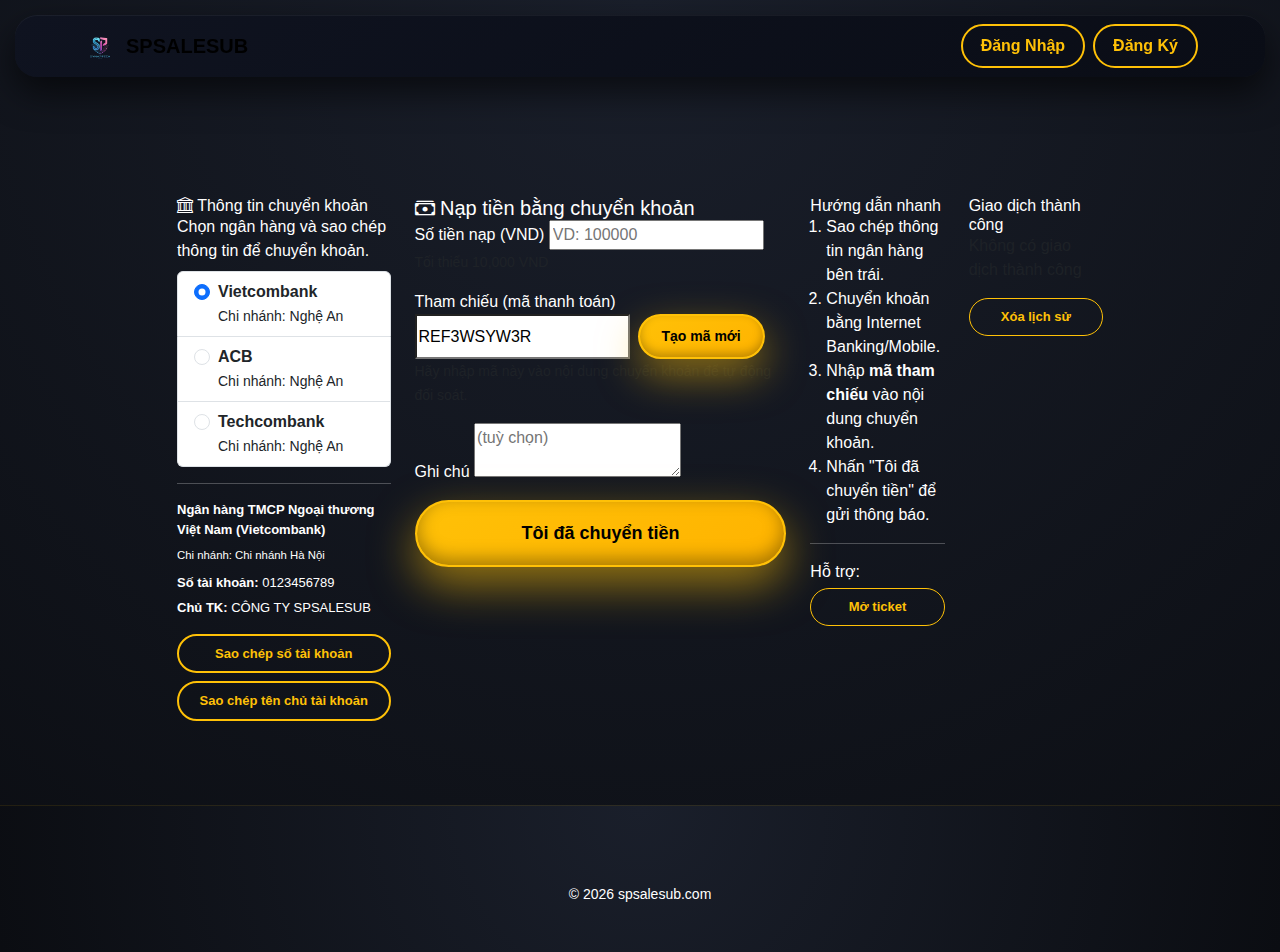
<file: nap-tien.html>
<!doctype html>
<html lang="vi">
<head>
  <meta charset="utf-8">
  <meta name="viewport" content="width=device-width,initial-scale=1">
  <title>Nạp tiền - Chuyển khoản</title>
  <link href="https://cdn.jsdelivr.net/npm/bootstrap@5.3.2/dist/css/bootstrap.min.css" rel="stylesheet">
  <link href="https://cdn.jsdelivr.net/npm/bootstrap-icons@1.11.1/font/bootstrap-icons.css" rel="stylesheet">
  <link rel="stylesheet" href="css/style.css">
</head>
<body>

<!-- NAVBAR -->
<nav class="navbar navbar-expand-lg fixed-top navbar-3d">
  <div class="container">
    <a class="navbar-brand d-flex align-items-center" href="index.html">
      <img src="images/logo.png" width="36" height="36" alt="logo" class="me-2">
      <strong>SPSALESUB</strong>
    </a>
    <div class="collapse navbar-collapse" id="menu">
      <div class="ms-auto d-flex gap-2">
        <a href="login.html" id="navbar-login-btn" class="btn btn-outline-order-3d">Đăng Nhập</a>
        <a href="register.html" id="navbar-signup-btn" class="btn btn-outline-order-3d" style="display:none">Đăng Ký</a>
        <a href="dathang.html" id="navbar-order-btn" class="btn btn-order-3d" style="display:none">Đặt hàng</a>
      </div>
    </div>
  </div>
</nav>

<main class="container" style="padding-top:100px; padding-bottom:60px;">
  <div class="row justify-content-center">
    <div class="col-lg-10">
      <div class="row g-4">

        <!-- LEFT: Bank Details (3 cols equivalent small) -->
        <div class="col-lg-3">
          <div class="card-3d h-100">
            <div class="card-header-3d"><h6 class="mb-0"><i class="bi bi-bank"></i> Thông tin chuyển khoản</h6></div>
            <div class="card-body-3d">
              <p class="mb-2">Chọn ngân hàng và sao chép thông tin để chuyển khoản.</p>

              <div class="list-group">
                <label class="list-group-item d-flex align-items-start" style="cursor:pointer;">
                  <input class="form-check-input me-2 bank-radio" name="bank" type="radio" value="vietcombank" checked>
                  <div>
                    <div style="font-weight:700">Vietcombank</div>
                    <small>Chi nhánh: Nghệ An</small>
                  </div>
                </label>

                <label class="list-group-item d-flex align-items-start" style="cursor:pointer;">
                  <input class="form-check-input me-2 bank-radio" name="bank" type="radio" value="acb">
                  <div>
                    <div style="font-weight:700">ACB</div>
                    <small>Chi nhánh: Nghệ An</small>
                  </div>
                </label>

                <label class="list-group-item d-flex align-items-start" style="cursor:pointer;">
                  <input class="form-check-input me-2 bank-radio" name="bank" type="radio" value="techcombank">
                  <div>
                    <div style="font-weight:700">Techcombank</div>
                    <small>Chi nhánh: Nghệ An</small>
                  </div>
                </label>
              </div>

              <hr>

              <div id="bank-details">
                <!-- populated by JS -->
              </div>

              <div class="mt-3 d-grid gap-2">
                <button id="copy-account" class="btn btn-outline-order-3d btn-sm">Sao chép số tài khoản</button>
                <button id="copy-name" class="btn btn-outline-order-3d btn-sm">Sao chép tên chủ tài khoản</button>
              </div>
            </div>
          </div>
        </div>

        <!-- CENTER: Deposit form (5 cols equivalent) -->
        <div class="col-lg-5">
          <div class="card-3d h-100">
            <div class="card-header-3d"><h5 class="mb-0"><i class="bi bi-cash-stack"></i> Nạp tiền bằng chuyển khoản</h5></div>
            <div class="card-body-3d">

              <form id="deposit-form">
                <div class="mb-3">
                  <label class="form-label-3d">Số tiền nạp (VND)</label>
                  <input type="number" id="amount" class="form-control-3d" min="10000" placeholder="VD: 100000" required>
                  <small class="text-muted">Tối thiểu 10,000 VND</small>
                </div>

                <div class="mb-3">
                  <label class="form-label-3d">Tham chiếu (mã thanh toán)</label>
                  <div class="input-group">
                    <input type="text" class="form-control-3d" id="reference" readonly>
                    <button type="button" id="regen-ref" class="btn btn-outline-order-3d">Tạo mã mới</button>
                  </div>
                  <small class="text-muted">Hãy nhập mã này vào nội dung chuyển khoản để tự động đối soát.</small>
                </div>

                <div class="mb-3">
                  <label class="form-label-3d">Ghi chú</label>
                  <textarea id="note" class="form-control-3d" rows="2" placeholder="(tuỳ chọn)"></textarea>
                </div>

                <div class="mb-3 text-center">
                  <button type="submit" class="btn btn-order-3d btn-lg w-100">Tôi đã chuyển tiền</button>
                </div>

                <div id="deposit-message" style="display:none"></div>
              </form>

            </div>
          </div>
        </div>

        <!-- RIGHT 1: Quick actions / support (2 cols) -->
        <div class="col-lg-2">
          <div class="card-3d h-100">
            <div class="card-header-3d"><h6 class="mb-0">Hướng dẫn nhanh</h6></div>
            <div class="card-body-3d">
              <ol style="padding-left:16px;">
                <li>Sao chép thông tin ngân hàng bên trái.</li>
                <li>Chuyển khoản bằng Internet Banking/Mobile.</li>
                <li>Nhập <strong>mã tham chiếu</strong> vào nội dung chuyển khoản.</li>
                <li>Nhấn "Tôi đã chuyển tiền" để gửi thông báo.</li>
              </ol>

              <hr>
              <p class="mb-1">Hỗ trợ:</p>
              <a href="#" class="btn btn-outline-order-3d btn-sm w-100">Mở ticket</a>
            </div>
          </div>
        </div>

        <!-- RIGHT 2: Recent pending deposits (2 cols) -->
        <div class="col-lg-2">
          <div class="card-3d h-100">
            <div class="card-header-3d"><h6 class="mb-0">Giao dịch thành công</h6></div>
            <div class="card-body-3d">
              <ul id="pending-list" style="padding-left:0; list-style:none; margin:0;">
                <!-- pending items -->
              </ul>
              <div class="mt-3">
                <button id="clear-history" class="btn btn-outline-order-3d btn-sm w-100">Xóa lịch sử</button>
              </div>
            </div>
          </div>
        </div>

      </div>
    </div>
  </div>
</main>

<footer class="footer-3d mt-4">
  <div class="container text-center py-3">
    <small>&copy; 2026 spsalesub.com</small>
  </div>
</footer>

<script src="https://cdn.jsdelivr.net/npm/bootstrap@5.3.2/dist/js/bootstrap.bundle.min.js"></script>
<script src="js/auth.js"></script>
<script>
// Bank data
const banks = {
  vietcombank: {name:'Ngân hàng TMCP Ngoại thương Việt Nam (Vietcombank)', account:'0123456789', owner:'CÔNG TY SPSALESUB', branch:'Chi nhánh Hà Nội'},
  acb: {name:'Ngân hàng ACB', account:'0987654321', owner:'CÔNG TY SPSALESUB', branch:'Chi nhánh TP.HCM'},
  techcombank: {name:'Ngân hàng Techcombank', account:'0223344556', owner:'CÔNG TY SPSALESUB', branch:'Chi nhánh Hà Nội'}
};

function renderBankDetails(key){
  const data = banks[key] || banks.vietcombank;
  const html = `
    <div style="font-size:13px;">\n      <div style=\"font-weight:700;margin-bottom:6px;\">${data.name}</div>\n      <div><small>Chi nhánh: ${data.branch}</small></div>\n      <div style=\"margin-top:8px;\"><strong>Số tài khoản:</strong> <span id=\"acc-number\">${data.account}</span></div>\n      <div style=\"margin-top:6px;\"><strong>Chủ TK:</strong> <span id=\"acc-owner\">${data.owner}</span></div>\n    </div>
  `;
  document.getElementById('bank-details').innerHTML = html;
}

// initialize
document.querySelectorAll('.bank-radio').forEach(r=> r.addEventListener('change', e=> renderBankDetails(e.target.value)));
renderBankDetails('vietcombank');

// copy buttons
document.getElementById('copy-account').addEventListener('click', ()=>{
  const v = document.getElementById('acc-number') || document.getElementById('acc-number');
  const text = document.querySelector('#bank-details #acc-number')?.innerText || '';
  navigator.clipboard.writeText(text).then(()=> alert('Số tài khoản đã được sao chép'));
});
document.getElementById('copy-name').addEventListener('click', ()=>{
  const text = document.querySelector('#bank-details #acc-owner')?.innerText || '';
  navigator.clipboard.writeText(text).then(()=> alert('Tên chủ tài khoản đã được sao chép'));
});

// reference generator
function genRef(){
  return 'REF'+Math.random().toString(36).substring(2,9).toUpperCase();
}
const refInput = document.getElementById('reference');
refInput.value = genRef();
document.getElementById('regen-ref').addEventListener('click', ()=> refInput.value = genRef());

// pending storage
function loadPending(){
  const list = JSON.parse(localStorage.getItem('pending_deposits')||'[]');
  const ul = document.getElementById('pending-list'); ul.innerHTML = '';
  if(list.length===0){ ul.innerHTML = '<div class="text-muted">Không có giao dịch thành công</div>'; return; }
  list.slice().reverse().forEach(p=>{
    const li = document.createElement('li');
    li.style.marginBottom='8px';
    li.innerHTML = `<div style="font-size:13px;">${p.amount.toLocaleString('vi-VN')}đ — <strong>${p.reference}</strong><div style=\"font-size:11px;color:#b8b8b8\">${p.bank} — ${new Date(p.time).toLocaleString()}</div></div>`;
    ul.appendChild(li);
  });
}
loadPending();

// form submit
document.getElementById('deposit-form').addEventListener('submit', function(e){
  e.preventDefault();
  const amount = Number(document.getElementById('amount').value);
  if(!amount || amount < 10000){ alert('Số tiền không hợp lệ (tối thiểu 10,000 VND)'); return; }
  const bank = document.querySelector('.bank-radio:checked')?.value || 'vietcombank';
  const reference = document.getElementById('reference').value || genRef();
  const note = document.getElementById('note').value || '';

  const pending = JSON.parse(localStorage.getItem('pending_deposits')||'[]');
  pending.push({bank, amount, reference, note, time: Date.now()});
  localStorage.setItem('pending_deposits', JSON.stringify(pending));

  const msg = document.getElementById('deposit-message');
  msg.style.display = 'block';
  msg.innerHTML = `<div class=\"alert alert-success\">Gửi yêu cầu nạp <strong>${amount.toLocaleString('vi-VN')}đ</strong>. Vui lòng chuyển tiền tới tài khoản hiển thị và nhập mã <strong>${reference}</strong> vào phần nội dung chuyển khoản. Chúng tôi sẽ đối soát tự động khi nhận được.</div>`;
  loadPending();
});

// clear history handler
document.getElementById('clear-history').addEventListener('click', function(){
  if(!confirm('Bạn có chắc muốn xóa toàn bộ lịch sử giao dịch không?')) return;
  localStorage.removeItem('pending_deposits');
  loadPending();
  alert('Đã xóa lịch sử giao dịch.');
});
</script>
</body>
</html>
</file>
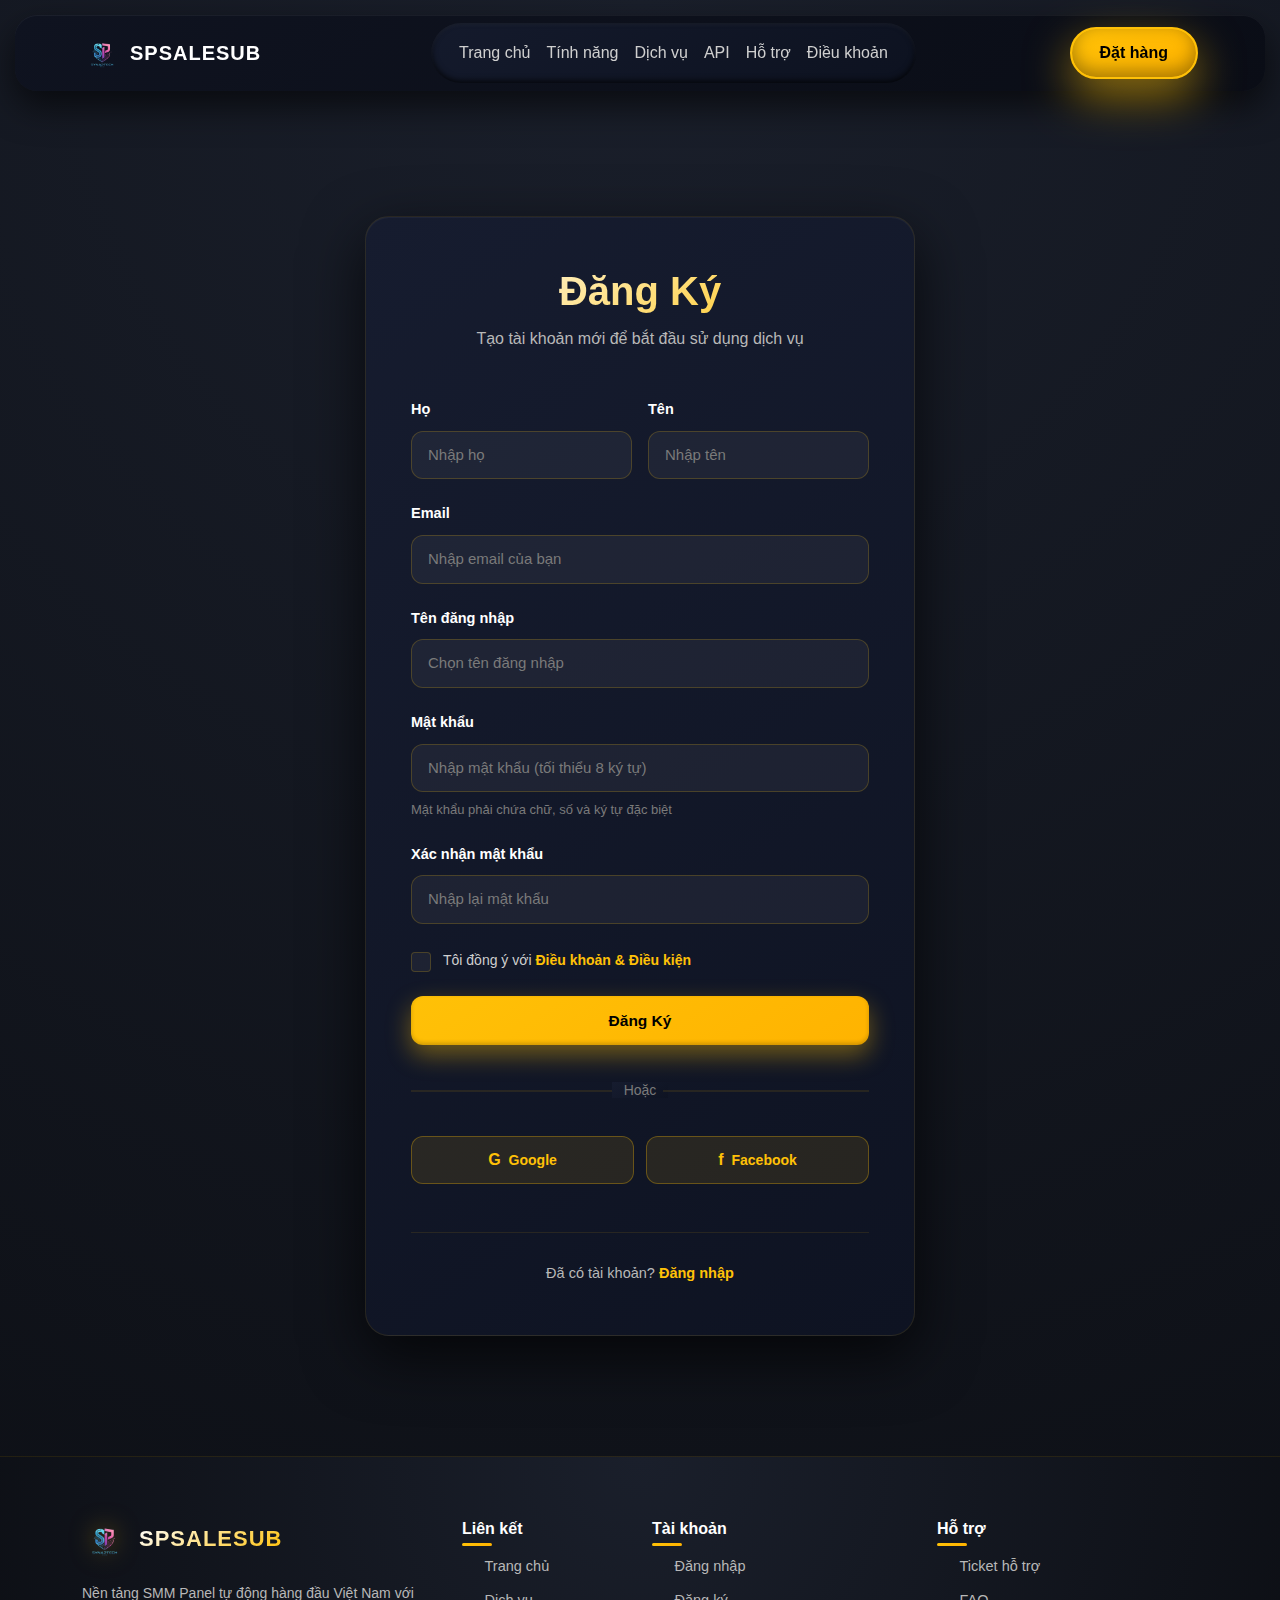
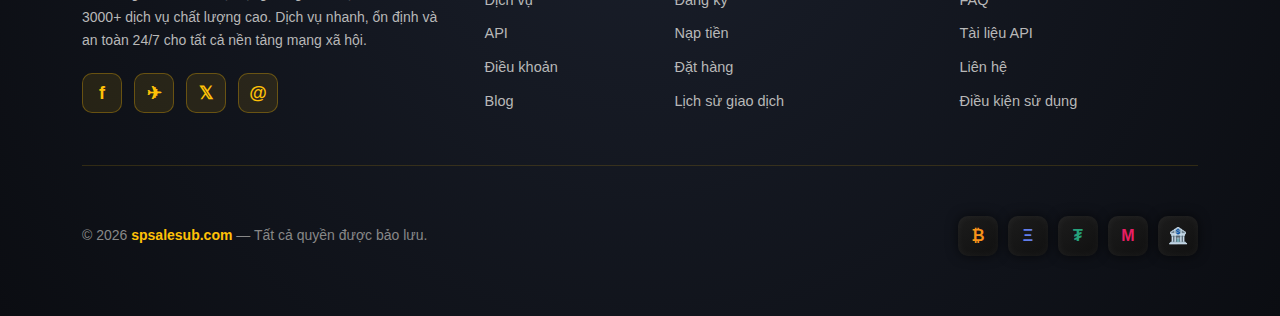
<file: register.html>
<!DOCTYPE html>
<html lang="vi">
<head>
  <meta charset="UTF-8">
  <title>Đăng Ký | spsalesub</title>
  <meta name="viewport" content="width=device-width, initial-scale=1">
  <link href="https://cdn.jsdelivr.net/npm/bootstrap@5.3.2/dist/css/bootstrap.min.css" rel="stylesheet">
  <link rel="stylesheet" href="css/style.css">
  <link rel="stylesheet" href="css/auth.css">
</head>
<body>

<!-- ===== NAVBAR ===== -->
<nav class="navbar navbar-expand-lg fixed-top navbar-3d">
  <div class="container">
    <a class="navbar-brand d-flex align-items-center" href="index.html">
      <span class="logo-3d me-2">
        <img src="images/logo.png" alt="spsalesub Logo" width="40" height="40">
      </span>
      <span class="logo-text-3d text-bold">SPSALESUB</span>
    </a>

    <button class="navbar-toggler" data-bs-toggle="collapse" data-bs-target="#menu">
      <span class="navbar-toggler-icon"></span>
    </button>

    <div class="collapse navbar-collapse" id="menu">
      <ul class="navbar-nav mx-auto nav-3d">
        <li class="nav-item"><a class="nav-link" href="index.html">Trang chủ</a></li>
        <li class="nav-item"><a class="nav-link" href="index.html#tinh-nang">Tính năng</a></li>
        <li class="nav-item"><a class="nav-link" href="index.html#dich-vu">Dịch vụ</a></li>
        <li class="nav-item"><a class="nav-link" href="#">API</a></li>
        <li class="nav-item"><a class="nav-link" href="#">Hỗ trợ</a></li>
        <li class="nav-item"><a class="nav-link" href="dieukhoan.html">Điều khoản</a></li>
      </ul>

      <a href="dathang.html" class="btn btn-order-3d">Đặt hàng</a>
    </div>
  </div>
</nav>

<!-- ===== REGISTER SECTION ===== -->
<section class="auth-section">
  <div class="container d-flex align-items-center justify-content-center min-vh-100">
    <div class="auth-container auth-container-lg">
      
      <div class="auth-header text-center mb-5">
        <h1 class="auth-title">Đăng Ký</h1>
        <p class="auth-subtitle">Tạo tài khoản mới để bắt đầu sử dụng dịch vụ</p>
      </div>

      <form class="auth-form">
        <div class="row g-3 mb-4">
          <div class="col-md-6">
            <div class="form-group">
              <label for="firstname" class="form-label">Họ</label>
              <input type="text" class="form-control form-control-auth" id="firstname" placeholder="Nhập họ" required>
            </div>
          </div>
          <div class="col-md-6">
            <div class="form-group">
              <label for="lastname" class="form-label">Tên</label>
              <input type="text" class="form-control form-control-auth" id="lastname" placeholder="Nhập tên" required>
            </div>
          </div>
        </div>

        <div class="form-group mb-4">
          <label for="reg-email" class="form-label">Email</label>
          <input type="email" class="form-control form-control-auth" id="reg-email" placeholder="Nhập email của bạn" required>
        </div>

        <div class="form-group mb-4">
          <label for="reg-username" class="form-label">Tên đăng nhập</label>
          <input type="text" class="form-control form-control-auth" id="reg-username" placeholder="Chọn tên đăng nhập" required>
        </div>

        <div class="form-group mb-4">
          <label for="reg-password" class="form-label">Mật khẩu</label>
          <input type="password" class="form-control form-control-auth" id="reg-password" placeholder="Nhập mật khẩu (tối thiểu 8 ký tự)" required>
          <small class="text-muted d-block mt-2">Mật khẩu phải chứa chữ, số và ký tự đặc biệt</small>
        </div>

        <div class="form-group mb-4">
          <label for="reg-confirm-password" class="form-label">Xác nhận mật khẩu</label>
          <input type="password" class="form-control form-control-auth" id="reg-confirm-password" placeholder="Nhập lại mật khẩu" required>
        </div>

        <div class="form-check mb-4">
          <input class="form-check-input" type="checkbox" id="terms" required>
          <label class="form-check-label" for="terms">
            Tôi đồng ý với <a href="dieukhoan.html" class="auth-link">Điều khoản & Điều kiện</a>
          </label>
        </div>

        <button type="submit" class="btn btn-register w-100" onclick="handleRegisterSubmit(event)">Đăng Ký</button>
      </form>

      <div class="auth-divider">
        <span>Hoặc</span>
      </div>

      <div class="social-login">
        <button class="btn btn-social" title="Đăng ký bằng Google">
          <i>G</i> Google
        </button>
        <button class="btn btn-social" title="Đăng ký bằng Facebook">
          <i>f</i> Facebook
        </button>
      </div>

      <div class="auth-footer text-center mt-5">
        <p>Đã có tài khoản? <a href="login.html" class="auth-link-highlight">Đăng nhập</a></p>
      </div>

    </div>
  </div>
</section>

<!-- ===== FOOTER ===== -->
<footer class="footer-3d">
  <div class="container">
    
    <div class="footer-content">
      <div class="row g-4">

        <div class="col-lg-4 col-md-6">
          <div class="footer-section">
            <div class="footer-brand-3d">
              <img src="images/logo.png" alt="spsalesub Logo" width="45" height="45" class="footer-logo">
              <h4>SPSALESUB</h4>
            </div>
            <p class="footer-text">
              Nền tảng SMM Panel tự động hàng đầu Việt Nam với 3000+ dịch vụ chất lượng cao. 
              Dịch vụ nhanh, ổn định và an toàn 24/7 cho tất cả nền tảng mạng xã hội.
            </p>
            <div class="footer-socials">
              <a href="#" class="social-icon" title="Facebook">f</a>
              <a href="#" class="social-icon" title="Telegram">✈</a>
              <a href="#" class="social-icon" title="Twitter">𝕏</a>
              <a href="#" class="social-icon" title="Email">@</a>
            </div>
          </div>
        </div>

        <div class="col-lg-2 col-md-6">
          <div class="footer-section">
            <h5 class="footer-section-title">Liên kết</h5>
            <ul class="footer-links">
              <li><a href="index.html">Trang chủ</a></li>
              <li><a href="index.html#dich-vu">Dịch vụ</a></li>
              <li><a href="#">API</a></li>
              <li><a href="dieukhoan.html">Điều khoản</a></li>
              <li><a href="#">Blog</a></li>
            </ul>
          </div>
        </div>

        <div class="col-lg-3 col-md-6">
          <div class="footer-section">
            <h5 class="footer-section-title">Tài khoản</h5>
            <ul class="footer-links">
              <li><a href="login.html">Đăng nhập</a></li>
              <li><a href="register.html">Đăng ký</a></li>
              <li><a href="nap-tien.html">Nạp tiền</a></li>
              <li><a href="dathang.html">Đặt hàng</a></li>
              <li><a href="#">Lịch sử giao dịch</a></li>
            </ul>
          </div>
        </div>

        <div class="col-lg-3 col-md-6">
          <div class="footer-section">
            <h5 class="footer-section-title">Hỗ trợ</h5>
            <ul class="footer-links">
              <li><a href="#">Ticket hỗ trợ</a></li>
              <li><a href="#">FAQ</a></li>
              <li><a href="#">Tài liệu API</a></li>
              <li><a href="#">Liên hệ</a></li>
              <li><a href="#">Điều kiện sử dụng</a></li>
            </ul>
          </div>
        </div>

      </div>

      <div class="footer-divider"></div>

      <div class="footer-bottom-3d">
        <div class="footer-copyright">
          <p>&copy; 2026 <strong>spsalesub.com</strong> — Tất cả quyền được bảo lưu.</p>
        </div>
        <div class="footer-payments">
          <span class="payment-method btc" title="Bitcoin">₿</span>
          <span class="payment-method eth" title="Ethereum">Ξ</span>
          <span class="payment-method usdt" title="USDT">₮</span>
          <span class="payment-method momo" title="Momo">M</span>
          <span class="payment-method bank" title="Ngân hàng">🏦</span>
        </div>
      </div>

    </div>

  </div>
</footer>

<script src="https://cdn.jsdelivr.net/npm/bootstrap@5.3.2/dist/js/bootstrap.bundle.min.js"></script>
<script src="js/auth.js"></script>
</body>
</html>
</file>
<file: css/dathang-custom.css>
/* ===== DATHANG (DASHBOARD) PAGE ===== */

.dashboard-body {
  background: radial-gradient(circle at top, #1a1f2b, #0b0d12);
  padding-top: 120px;
  padding-bottom: 40px;
  min-height: 100vh;
}

/* SIDEBAR */
.sidebar-3d {
  background: linear-gradient(145deg, #0f1320, #0a0d16);
  border-radius: 18px;
  margin: 16px;
  margin-top: 0;
  box-shadow:
    0 15px 35px rgba(0, 0, 0, 0.6),
    inset 0 1px 0 rgba(255, 255, 255, 0.05);
}

.sidebar-title {
  font-weight: 800;
  color: #ffffff;
  padding: 0 8px;
}

.sidebar-section {
  margin-bottom: 30px;
}

.section-label {
  color: #7a7a7a;
  font-size: 13px;
  font-weight: 700;
  text-transform: uppercase;
  letter-spacing: 0.8px;
  margin-bottom: 12px;
  padding: 0 8px;
}

.nav-sidebar .nav-link {
  color: #b8b8b8;
  padding: 10px 14px;
  border-radius: 10px;
  font-weight: 500;
  font-size: 14px;
  transition: all 0.3s ease;
  display: flex;
  align-items: center;
  gap: 10px;
}

.nav-sidebar .nav-link:hover {
  background: rgba(255, 193, 7, 0.15);
  color: #ffc107;
  transform: translateX(5px);
}

.nav-sidebar .nav-link.active {
  background: linear-gradient(145deg, #ffc107, #ffb300);
  color: #000;
  box-shadow: 0 4px 12px rgba(255, 193, 7, 0.35);
}

/* MAIN CONTENT */
.main-content-3d {
  margin: 16px;
  margin-left: 0;
}

/* ALERT */
.alert-info-3d {
  background: linear-gradient(145deg, rgba(255, 193, 7, 0.12), rgba(255, 193, 7, 0.08));
  border: 1.5px solid rgba(255, 193, 7, 0.25);
  border-radius: 14px;
  color: #ffc107;
  padding: 16px 20px;
  box-shadow: inset 0 1px 2px rgba(255, 255, 255, 0.05);
}

.alert-info-3d i {
  font-size: 18px;
}

.alert-info-3d strong {
  color: #ffffff;
  font-weight: 700;
}

/* CARD 3D */
.card-3d {
  background: linear-gradient(145deg, #161c2f, #0e1322);
  border: 1px solid rgba(255, 193, 7, 0.1);
  border-radius: 16px;
  box-shadow:
    0 15px 35px rgba(0, 0, 0, 0.55),
    inset 0 1px 1px rgba(255, 255, 255, 0.05);
  overflow: hidden;
}

.card-header-3d {
  background: linear-gradient(145deg, #0f1320, #0d1220);
  border-bottom: 1px solid rgba(255, 193, 7, 0.15);
  padding: 18px 22px;
  color: #ffffff;
}

.card-header-3d h5 {
  font-weight: 700;
  font-size: 16px;
}

.card-body-3d {
  padding: 25px;
}

/* FORM ELEMENTS */
.form-section-3d {
  margin-bottom: 0;
}

.form-label-3d {
  color: #ffffff;
  font-weight: 600;
  font-size: 14.5px;
  margin-bottom: 10px;
  display: block;
}

.form-select-3d,
.form-control-3d {
  background: rgba(255, 255, 255, 0.05);
  border: 1.5px solid rgba(255, 193, 7, 0.2);
  border-radius: 10px;
  color: #ffffff;
  padding: 10px 14px;
  font-size: 14px;
  width: 100%;
  transition: all 0.3s ease;
}

.form-select-3d {
  appearance: none;
  background-image: url("data:image/svg+xml;charset=UTF-8,%3csvg xmlns='http://www.w3.org/2000/svg' viewBox='0 0 24 24' fill='none' stroke='%23cfcfcf' stroke-width='2'%3e%3cpolyline points='6 9 12 15 18 9'%3e%3c/polyline%3e%3c/svg%3e");
  background-repeat: no-repeat;
  background-position: right 10px center;
  background-size: 20px;
  padding-right: 38px;
}

.form-select-3d option {
  background: #161c2f;
  color: #ffffff;
}

.form-select-3d:hover,
.form-control-3d:hover {
  background: rgba(255, 255, 255, 0.08);
  border-color: #ffc107;
}

.form-select-3d:focus,
.form-control-3d:focus {
  background: rgba(255, 255, 255, 0.08);
  border-color: #ffc107;
  box-shadow: 0 0 0 3px rgba(255, 193, 7, 0.15);
  color: #ffffff;
  outline: none;
}

.form-select-3d::placeholder,
.form-control-3d::placeholder {
  color: #7a7a7a;
}

/* AVATAR */
.avatar-3d {
  width: 70px;
  height: 70px;
  line-height: 70px;
  font-size: 22px;
  font-weight: 700;
  border-radius: 50%;
  background: linear-gradient(145deg, #ffc107, #ffb300);
  color: #000;
  box-shadow: 0 8px 20px rgba(255, 193, 7, 0.35);
}

/* STATS */
.account-stat {
  display: flex;
  justify-content: space-between;
  align-items: center;
  padding: 10px 0;
  color: #b8b8b8;
  font-size: 14px;
}

.account-stat strong {
  color: #ffffff;
  font-weight: 700;
}

.text-gold {
  color: #ffc107 !important;
}

.text-muted {
  color: #7a7a7a !important;
  font-size: 13px;
}

/* DIVIDER */
.divider-3d {
  height: 1px;
  background: rgba(255, 193, 7, 0.15);
  margin: 20px 0;
}

/* BADGE */
.badge-3d {
  background: linear-gradient(145deg, #ffc107, #ffb300);
  color: #000;
  padding: 4px 12px;
  border-radius: 20px;
  font-size: 12px;
  font-weight: 700;
  box-shadow: 0 4px 12px rgba(255, 193, 7, 0.3);
}

/* BUTTONS */
.btn-outline-order-3d {
  background: transparent;
  border: 1.5px solid #ffc107;
  color: #ffc107;
  font-weight: 700;
  padding: 10px 24px;
  border-radius: 40px;
  transition: all 0.3s ease;
  text-decoration: none;
}

.btn-outline-order-3d:hover {
  background: rgba(255, 193, 7, 0.1);
  border-color: #ffca2c;
  color: #ffca2c;
  transform: translateY(-2px);
  box-shadow: 0 8px 20px rgba(255, 193, 7, 0.3);
}

/* RESPONSIVE */
@media (max-width: 992px) {
  .sidebar-3d {
    margin-bottom: 20px;
  }

  .main-content-3d {
    margin-left: 16px;
  }
}

@media (max-width: 768px) {
  .dashboard-body {
    padding-top: 100px;
  }

  .main-content-3d,
  .main-content-3d .col-lg-4 {
    padding: 12px;
  }

  .card-body-3d {
    padding: 15px;
  }

  .form-label-3d {
    font-size: 13px;
  }

  .form-select-3d,
  .form-control-3d {
    font-size: 13px;
    padding: 8px 12px;
  }
}
</file>
<file: css/dieukhoan.css>
/* ===== TERMS PAGE ===== */
.terms-section {
  padding: 140px 0 100px;
  background: radial-gradient(circle at top, #111827, #020617);
  color: #fff;
}

.terms-header h1 {
  font-size: 42px;
  font-weight: 800;
  margin: 16px 0;
}

.terms-header p {
  max-width: 720px;
  margin: auto;
  color: #9ca3af;
  font-size: 16px;
}

/* Box */
.terms-box {
  max-width: 900px;
  margin: 60px auto 0;
  background: radial-gradient(circle at top, #111827, #020617);
  border: 1px solid rgba(255, 255, 255, 0.08);
  border-radius: 20px;
  padding: 40px;
  box-shadow: inset 0 0 40px rgba(0, 0, 0, 0.5);
}

.terms-item {
  margin-bottom: 28px;
}

.terms-item h4 {
  color: #fbbf24;
  font-weight: 700;
  margin-bottom: 10px;
}

.terms-item p {
  color: #e5e7eb;
  line-height: 1.7;
}

/* Footer */
.footer {
  background: #020617;
  padding: 24px 0;
  color: #9ca3af;
  font-size: 14px;
}
</file>
<file: css/auth.css>
/* ===== AUTH PAGES ===== */

.auth-section {
  min-height: 100vh;
  padding-top: 120px;
  padding-bottom: 40px;
}

.auth-container {
  background: linear-gradient(145deg, #161c2f, #0e1322);
  border-radius: 24px;
  padding: 50px 40px;
  width: 100%;
  max-width: 450px;
  box-shadow:
    0 20px 60px rgba(0, 0, 0, 0.7),
    inset 0 1px 1px rgba(255, 255, 255, 0.05);
  border: 1px solid rgba(255, 193, 7, 0.1);
}

.auth-container-lg {
  max-width: 550px;
  padding: 50px 45px;
}

/* HEADER */
.auth-header {
  margin-bottom: 40px;
}

.auth-title {
  font-size: 2.5rem;
  font-weight: 800;
  color: #ffffff;
  margin-bottom: 12px;
  background: linear-gradient(145deg, #ffffff, #ffc107);
  -webkit-background-clip: text;
  -webkit-text-fill-color: transparent;
  background-clip: text;
}

.auth-subtitle {
  color: #b8b8b8;
  font-size: 16px;
  margin: 0;
}

/* FORM */
.auth-form {
  margin-bottom: 30px;
}

.form-group {
  margin-bottom: 0;
}

.form-label {
  color: #ffffff;
  font-weight: 600;
  margin-bottom: 10px;
  font-size: 14.5px;
  display: block;
}

.form-control-auth {
  background: rgba(255, 255, 255, 0.05);
  border: 1.5px solid rgba(255, 193, 7, 0.2);
  border-radius: 12px;
  color: #ffffff;
  padding: 12px 16px;
  font-size: 15px;
  transition: all 0.3s ease;
}

.form-control-auth::placeholder {
  color: #7a7a7a;
}

.form-control-auth:focus {
  background: rgba(255, 255, 255, 0.08);
  border-color: #ffc107;
  box-shadow: 0 0 0 3px rgba(255, 193, 7, 0.15);
  color: #ffffff;
}

/* CHECKBOX */
.form-check-input {
  background-color: rgba(255, 255, 255, 0.05);
  border: 1.5px solid rgba(255, 193, 7, 0.2);
  border-radius: 6px;
  cursor: pointer;
  transition: all 0.3s ease;
  width: 20px;
  height: 20px;
}

.form-check-input:hover {
  background-color: rgba(255, 255, 255, 0.08);
  border-color: #ffc107;
}

.form-check-input:checked {
  background-color: #ffc107;
  border-color: #ffc107;
}

.form-check-label {
  color: #cfcfcf;
  font-size: 14px;
  user-select: none;
  cursor: pointer;
  margin-left: 8px;
}

/* LINKS */
.auth-link {
  color: #ffc107;
  text-decoration: none;
  font-weight: 600;
  font-size: 14px;
  transition: all 0.3s ease;
}

.auth-link:hover {
  color: #ffca2c;
  text-decoration: underline;
}

.auth-link-highlight {
  color: #ffc107;
  font-weight: 700;
  text-decoration: none;
  transition: all 0.3s ease;
}

.auth-link-highlight:hover {
  color: #ffca2c;
}

/* BUTTONS */
.btn-login,
.btn-register {
  background: linear-gradient(145deg, #ffc107, #ffb300);
  color: #000;
  font-weight: 700;
  padding: 13px 24px;
  border-radius: 12px;
  border: none;
  box-shadow:
    0 10px 25px rgba(255, 193, 7, 0.4),
    inset 0 -2px 4px rgba(0, 0, 0, 0.2);
  transition: all 0.3s ease;
  font-size: 15.5px;
  cursor: pointer;
}

.btn-login:hover,
.btn-register:hover {
  transform: translateY(-2px);
  box-shadow:
    0 15px 40px rgba(255, 193, 7, 0.6),
    inset 0 -2px 4px rgba(0, 0, 0, 0.2);
  background: linear-gradient(145deg, #ffca2c, #ffb300);
}

.btn-login:active,
.btn-register:active {
  transform: translateY(0);
}

/* DIVIDER */
.auth-divider {
  text-align: center;
  margin: 35px 0;
  position: relative;
  color: #7a7a7a;
  font-size: 14px;
}

.auth-divider::before {
  content: "";
  position: absolute;
  left: 0;
  top: 50%;
  width: 45%;
  height: 1px;
  background: rgba(255, 193, 7, 0.2);
  transform: translateY(-50%);
}

.auth-divider::after {
  content: "";
  position: absolute;
  right: 0;
  top: 50%;
  width: 45%;
  height: 1px;
  background: rgba(255, 193, 7, 0.2);
  transform: translateY(-50%);
}

.auth-divider span {
  position: relative;
  padding: 0 12px;
  background: linear-gradient(145deg, #161c2f, #0e1322);
}

/* SOCIAL LOGIN */
.social-login {
  display: flex;
  gap: 12px;
}

.btn-social {
  flex: 1;
  background: rgba(255, 193, 7, 0.1);
  color: #ffc107;
  border: 1.5px solid rgba(255, 193, 7, 0.3);
  border-radius: 12px;
  padding: 11px 16px;
  font-weight: 600;
  font-size: 14px;
  cursor: pointer;
  transition: all 0.3s ease;
  display: flex;
  align-items: center;
  justify-content: center;
  gap: 8px;
}

.btn-social:hover {
  background: rgba(255, 193, 7, 0.2);
  border-color: #ffc107;
  transform: translateY(-2px);
  box-shadow: 0 8px 20px rgba(255, 193, 7, 0.25);
}

.btn-social i {
  font-style: normal;
  font-weight: 700;
  font-size: 16px;
}

/* FOOTER */
.auth-footer {
  margin-top: 40px;
  padding-top: 30px;
  border-top: 1px solid rgba(255, 193, 7, 0.1);
}

.auth-footer p {
  color: #b8b8b8;
  font-size: 14.5px;
  margin: 0;
}

.auth-footer a {
  color: #ffc107;
  font-weight: 700;
  text-decoration: none;
  transition: all 0.3s ease;
}

.auth-footer a:hover {
  color: #ffca2c;
  text-decoration: underline;
}

/* RESPONSIVE */
@media (max-width: 768px) {
  .auth-container {
    max-width: 100%;
    padding: 35px 28px;
    margin: 0 20px;
  }

  .auth-container-lg {
    max-width: 100%;
  }

  .auth-title {
    font-size: 2rem;
  }

  .auth-subtitle {
    font-size: 15px;
  }
}

/* SMALL TEXT */
.text-muted {
  color: #7a7a7a !important;
  font-size: 13px;
}
</file>
<file: css/style.css>
/* ===== RESET & BODY ===== */
body {
  background: radial-gradient(circle at top, #1a1f2b, #0b0d12);
  color: #ffffff;
  font-family: "Segoe UI", sans-serif;
  margin: 0;
  padding: 0;
  padding-top: 96px; /* đúng chiều cao navbar */
}

/* ===== NAVBAR 3D ===== */
.navbar-3d {
  background: linear-gradient(145deg, #0f1320, #0a0d16);
  margin: 15px;
  border-radius: 22px;
  box-shadow:
    0 15px 35px rgba(0, 0, 0, 0.6),
    inset 0 1px 0 rgba(255, 255, 255, 0.05);
  backdrop-filter: blur(12px);
}

/* LOGO */
.logo-3d {
  font-size: 22px;
  color: #ffc107;
  text-shadow: 0 0 10px rgba(255, 193, 7, 0.6);
}

.logo-text-3d {
  font-weight: 800;
  letter-spacing: 1px;
  color: #ffffff;
}

/* MENU 3D */
.nav-3d {
  background: linear-gradient(145deg, #141a2c, #0d1220);
  padding: 8px 20px;
  border-radius: 40px;
  box-shadow:
    inset 0 2px 4px rgba(255,255,255,0.05),
    inset 0 -2px 6px rgba(0,0,0,0.8);
}

.nav-3d .nav-link {
  color: #cfcfcf !important;
  padding: 10px 18px;
  border-radius: 30px;
  font-weight: 500;
  transition: all 0.3s ease;
}

/* HOVER + ACTIVE */
.nav-3d .nav-link:hover {
  background: linear-gradient(145deg, #ffc107, #ffb300);
  color: #000 !important;
  box-shadow:
    0 8px 20px rgba(255, 193, 7, 0.5),
    inset 0 -2px 4px rgba(0,0,0,0.3);
  transform: translateY(-2px);
}

.nav-3d .nav-link.active {
  background: linear-gradient(145deg, #ffca2c, #ffb300);
  color: #000 !important;
  box-shadow:
    0 6px 15px rgba(255, 193, 7, 0.45);
}

/* BUTTON 3D */
.btn-order-3d {
  background: linear-gradient(145deg, #ffc107, #ffb300);
  color: #000;
  font-weight: 800;
  padding: 12px 28px;
  border-radius: 999px;
  border: 2px solid #ffc107;
  box-shadow:
    0 18px 45px rgba(255, 193, 7, 0.55),
    inset 0 -6px 18px rgba(0,0,0,0.35);
  transition: all 0.24s cubic-bezier(.2,.9,.2,1);
  text-decoration: none;
}

.btn-order-3d:hover {
  transform: translateY(-4px);
  box-shadow:
    0 26px 70px rgba(255, 193, 7, 0.65),
    inset 0 -3px 8px rgba(0,0,0,0.25);
}

/* Larger pill for hero-like actions (makes the main deposit CTA very prominent) */
.btn-order-3d.btn-lg {
  padding: 18px 24px;
  font-size: 18px;
  border-radius: 999px;
}

/* OUTLINE BUTTON */
.btn-outline-order-3d {
  background: transparent;
  border: 2px solid #ffc107;
  color: #ffc107;
  font-weight: 700;
  padding: 8px 18px;
  border-radius: 999px;
  box-shadow: none;
  transition: all 0.18s ease;
  text-decoration: none;
  display: inline-block;
}

.btn-outline-order-3d:hover {
  background: rgba(255, 193, 7, 0.08);
  border-color: #ffca2c;
  color: #ffca2c;
  transform: translateY(-3px);
  box-shadow: 0 12px 30px rgba(255, 193, 7, 0.18);
}

/* small variant for copy buttons */
.btn-outline-order-3d.btn-sm {
  padding: 8px 14px;
  font-size: 13px;
  border-width: 1.5px;
}

/* Reference generator button (next to input) */
#regen-ref {
  background: linear-gradient(145deg, #ffc107, #ffb300);
  color: #000;
  border: 2px solid #ffc107;
  font-weight: 800;
  border-radius: 999px;
  padding: 10px 22px;
  margin-left: 8px;
  font-size: 14px;
  box-shadow: 0 16px 40px rgba(255, 193, 7, 0.5), inset 0 -4px 10px rgba(0, 0, 0, 0.25);
  transition: all 0.24s cubic-bezier(.2,.9,.2,1);
  cursor: pointer;
}

#regen-ref:hover {
  transform: translateY(-3px);
  box-shadow: 0 22px 55px rgba(255, 193, 7, 0.6), inset 0 -2px 6px rgba(0, 0, 0, 0.2);
}

#regen-ref:active {
  transform: translateY(-1px);
}

/* Copy buttons inside bank card */
#copy-account, #copy-name {
  border-radius: 999px;
  border-width: 2px;
  border-color: #ffc107;
}

/* ===== HERO ===== */
.hero {
  min-height: 100vh;
  padding-top: 140px;
  text-align: center;
}

.badge-custom {
  background: rgba(255, 193, 7, 0.15);
  color: #ffc107;
  padding: 10px 18px;
  border-radius: 30px;
  font-size: 14px;
}

.hero-title {
  font-size: 3rem;
  font-weight: 800;
  line-height: 1.2;
  margin-top: 25px;
}

.hero-desc {
  max-width: 850px;
  margin: 25px auto 0;
  color: #b8b8b8;
  font-size: 17px;
}

/* ===== FEATURE SECTION (BÊN DƯỚI) ===== */
.feature-section {
  margin-top: -60px;
  padding: 80px 0;
}

/* BOX */
.feature-box {
  background: linear-gradient(145deg, #161c2f, #0e1322);
  border-radius: 22px;
  padding: 35px 28px;
  height: 100%;
  text-align: center;
  box-shadow:
    0 15px 35px rgba(0, 0, 0, 0.55),
    inset 0 1px 1px rgba(255, 255, 255, 0.05);
  transition: all 0.35s ease;
  position: relative;
  overflow: hidden;
}

/* ÁNH SÁNG HOVER */
.feature-box::before {
  content: "";
  position: absolute;
  top: -50%;
  left: -50%;
  width: 200%;
  height: 200%;
  background: radial-gradient(circle, rgba(255,193,7,0.18), transparent 60%);
  opacity: 0;
  transition: 0.4s;
}

.feature-box:hover::before {
  opacity: 1;
}

/* ICON */
.feature-box .icon {
  font-size: 42px;
  margin-bottom: 18px;
  color: #ffc107;
  text-shadow: 0 0 18px rgba(255, 193, 7, 0.6);
}

/* TEXT */
.feature-box h4 {
  font-weight: 700;
  margin-bottom: 12px;
}

.feature-box p {
  color: #bfc4d3;
  font-size: 15.5px;
}

/* HOVER BOX */
.feature-box:hover {
  transform: translateY(-10px);
  box-shadow:
    0 25px 55px rgba(0, 0, 0, 0.7),
    0 0 35px rgba(255, 193, 7, 0.25);
}

/* BOX NỔI BẬT */
.feature-box.active {
  background: linear-gradient(145deg, #ffc107, #ffb300);
  color: #000;
}

.feature-box.active h4,
.feature-box.active p {
  color: #000;
}

.feature-box.active .icon {
  color: #000;
  text-shadow: none;
}
.feature-box.active:hover::before {
  background: radial-gradient(circle, rgba(0,0,0,0.1), transparent 60%);
}

/* =====================
   WHY CHOOSE US
===================== */
.why-section {
  padding: 100px 0;
  background: radial-gradient(circle at top, #161b28, #0b0e14 75%);
}

.section-title {
  text-align: center;
  font-size: 38px;
  font-weight: 800;
  color: #fff;
}

.section-title span {
  color: #f0b90b;
}

.why-box {
  height: 100%;
  padding: 32px 28px;
  border-radius: 20px;
  background: linear-gradient(
    180deg,
    rgba(28, 33, 48, 0.9),
    rgba(18, 21, 32, 0.95)
  );
  box-shadow:
    0 15px 40px rgba(0, 0, 0, 0.6),
    inset 0 1px 0 rgba(255, 255, 255, 0.06);
  transition: all 0.35s ease;
}

.why-box:hover {
  transform: translateY(-8px);
  box-shadow:
    0 25px 60px rgba(0, 0, 0, 0.75),
    0 0 40px rgba(240, 185, 11, 0.15);
}

.why-icon {
  font-size: 48px;
  margin-bottom: 18px;
  filter: drop-shadow(0 6px 12px rgba(0,0,0,0.6));
}

.why-box h4 {
  font-size: 20px;
  font-weight: 700;
  margin-bottom: 12px;
  color: #fff;
}

.why-box p {
  color: #b7bcc9;
  font-size: 15px;
  line-height: 1.7;
}

/* ===== SERVICES SECTION ===== */
.services-section {
  padding: 120px 0;
  background: radial-gradient(circle at top, #111827, #020617);
  color: #fff;
}

/* Badge */
.badge-service {
  display: inline-block;
  padding: 6px 14px;
  font-size: 12px;
  font-weight: 600;
  border-radius: 20px;
  background: rgba(255, 200, 80, 0.15);
  color: #fbbf24;
  margin-bottom: 16px;
}

/* Title */
.service-title {
  font-size: 44px;
  font-weight: 800;
  line-height: 1.2;
  margin-bottom: 20px;
}

.service-title span {
  color: #fbbf24;
}

/* Description */
.service-desc {
  color: #9ca3af;
  font-size: 16px;
  line-height: 1.7;
  margin-bottom: 32px;
}

/* Button */
.btn-service {
  display: inline-block;
  padding: 12px 28px;
  border-radius: 30px;
  color: #000;
  text-decoration: none;
  transition: all 0.3s ease;
  background: linear-gradient(145deg, #ffc107, #ffb300);
  font-weight: 700;
  box-shadow:
    0 10px 25px rgba(255, 193, 7, 0.45),
    inset 0 -2px 4px rgba(0,0,0,0.2);
}

.btn-service:hover {
  transform: translateY(-3px);
  box-shadow:
    0 15px 35px rgba(255, 193, 7, 0.6);
}

/* Hero button variant */
.btn-hero-3d {
  display: inline-block;
  padding: 14px 34px;
  border-radius: 40px;
  color: #000;
  font-weight: 800;
  background: linear-gradient(145deg, #ffc107, #ffb300);
  box-shadow:
    0 12px 30px rgba(255,193,7,0.5),
    inset 0 -3px 6px rgba(0,0,0,0.25);
  transition: all 0.3s ease;
  text-decoration: none;
}

.btn-hero-3d:hover {
  transform: translateY(-4px);
  box-shadow: 0 20px 45px rgba(255,193,7,0.65);
}

/* ===== STATS BOX ===== */
.stats-box {
  background: rgba(255, 255, 255, 0.04);
  border: 1px solid rgba(255, 255, 255, 0.08);
  border-radius: 18px;
  padding: 36px;
  box-shadow: inset 0 0 40px rgba(0, 0, 0, 0.4);
}

.stats-title {
  font-size: 22px;
  font-weight: 700;
  margin-bottom: 28px;
}

/* Stat item */
.stat-item {
  display: flex;
  justify-content: space-between;
  padding: 14px 0;
  border-bottom: 1px solid rgba(255, 255, 255, 0.08);
}

.stat-number {
  color: #fbbf24;
  font-weight: 700;
}

.stat-text {
  color: #e5e7eb;
}

/* Uptime */
.uptime-box {
  margin-top: 28px;
}

.uptime-label {
  display: flex;
  justify-content: space-between;
  font-weight: 600;
  margin-bottom: 8px;
}

.uptime-bar {
  height: 6px;
  background: #1f2933;
  border-radius: 10px;
  overflow: hidden;
}

.uptime-fill {
  width: 100%;
  height: 100%;
  background: linear-gradient(90deg, #fbbf24, #fde68a);
  box-shadow: 0 0 12px rgba(251, 191, 36, 0.8);
}

.uptime-text {
  text-align: center;
  margin-top: 10px;
  color: #9ca3af;
  font-size: 14px;
}


/* ===============================
   HOW IT WORKS SECTION
================================ */
.how-it-works {
    background: linear-gradient(145deg, #0f1320, #0a0d16);
    padding: 100px 0;
    color: #fff;
    position: relative;
    overflow: hidden;
}

.how-it-works .container {
    max-width: 1200px;
    margin: auto;
    padding: 0 20px;
}

/* ===== Header ===== */
.how-header {
    text-align: center;
    margin-bottom: 70px;
}

.how-header .badge {
    display: inline-block;
    background: linear-gradient(135deg, #f5c16c, #ff9f1c);
    color: #000;
    font-size: 12px;
    font-weight: 700;
    padding: 6px 14px;
    border-radius: 20px;
    margin-bottom: 15px;
}

.how-header h2 {
    font-size: 42px;
    font-weight: 800;
    line-height: 1.3;
}

.how-header h2 span {
    color: #f5c16c;
}

/* ===== Grid ===== */
.how-grid {
    display: grid;
    grid-template-columns: 1fr 1fr 1fr;
    align-items: center;
    gap: 40px;
}

/* ===== Cột ===== */
.how-col {
    display: flex;
    flex-direction: column;
    gap: 40px;
}

/* ===== Item ===== */
.how-item {
    position: relative;
    padding-left: 60px;
}

.how-item .step {
    position: absolute;
    left: 0;
    top: 0;
    font-size: 52px;
    font-weight: 800;
    color: rgba(255,255,255,0.06);
}

.how-item h4 {
    font-size: 20px;
    font-weight: 700;
    margin-bottom: 10px;
}

.how-item h4 span {
    color: #f5c16c;
}

.how-item p {
    color: #b5b5b5;
    line-height: 1.6;
    font-size: 15px;
}

/* ===== Trung tâm 3D ===== */
.how-center {
    display: flex;
    justify-content: center;
    align-items: center;
}

.center-3d {
    width: 280px;
    height: 280px;
    border-radius: 50%;
    background: linear-gradient(145deg, #0f1320, #0a0d16);
    box-shadow:
        0 0 40px rgba(245,193,108,0.25),
        inset 0 0 40px rgba(255,255,255,0.05);
    display: flex;
    align-items: center;
    justify-content: center;
}

.center-3d img {
    width: 180px;
    animation: float 5s ease-in-out infinite;
}

@keyframes float {
    0%,100% { transform: translateY(0); }
    50% { transform: translateY(-12px); }
}

/* ===== Hỗ trợ nền tảng ===== */
.support-box {
    margin-top: 80px;
    padding: 30px 40px;
    border-radius: 20px;
    background: linear-gradient(145deg, #161616, #0f0f0f);
    box-shadow: 0 20px 50px rgba(0,0,0,0.6);
    display: flex;
    align-items: center;
    justify-content: space-between;
    gap: 30px;
}

.support-text h5 {
    font-size: 18px;
    margin-bottom: 6px;
}

.support-text p {
    color: #b5b5b5;
    font-size: 14px;
}

/* ===== Icons ===== */
.support-icons {
    display: flex;
    gap: 15px;
}

.support-icons .coin {
    width: 48px;
    height: 48px;
    border-radius: 50%;
    background: radial-gradient(circle at top, #2a2a2a, #121212);
    display: flex;
    align-items: center;
    justify-content: center;
    font-size: 18px;
    font-weight: 700;
    box-shadow:
        inset 0 0 10px rgba(255,255,255,0.05),
        0 0 15px rgba(0,0,0,0.6);
}

/* Màu coin */
.coin.btc { color: #f7931a; }
.coin.eth { color: #627eea; }
.coin.sol { color: #00ffa3; }
.coin.usdt { color: #26a17b; }

/* ===== Responsive ===== */
@media (max-width: 992px) {
    .how-grid {
        grid-template-columns: 1fr;
        text-align: center;
    }

    .how-item {
        padding-left: 0;
    }

    .how-item .step {
        position: relative;
        margin-bottom: 10px;
    }

    .support-box {
        flex-direction: column;
        text-align: center;
    }
}

/* ===============================
   NEWSLETTER & FOOTER
================================ */

/* ===== NEWSLETTER ===== */
.newsletter-section {
  background: linear-gradient(135deg, #0a0d16, #0f1320);
  padding: 60px 0;
  margin-top: 80px;
  position: relative;
  overflow: hidden;
}

.newsletter-section::before {
  content: "";
  position: absolute;
  top: -50%;
  right: -50%;
  width: 200%;
  height: 200%;
  background: radial-gradient(circle, rgba(255, 193, 7, 0.08), transparent 60%);
  pointer-events: none;
}

.newsletter-box {
  background: linear-gradient(145deg, #161c2f, #0e1322);
  border: 1.5px solid rgba(255, 193, 7, 0.2);
  border-radius: 20px;
  padding: 45px 40px;
  display: flex;
  justify-content: space-between;
  align-items: center;
  gap: 40px;
  box-shadow:
    0 20px 50px rgba(0, 0, 0, 0.6),
    inset 0 1px 1px rgba(255, 255, 255, 0.05);
}

.newsletter-content h3 {
  font-size: 28px;
  font-weight: 800;
  color: #ffffff;
  margin-bottom: 12px;
  background: linear-gradient(145deg, #ffffff, #ffc107);
  -webkit-background-clip: text;
  -webkit-text-fill-color: transparent;
  background-clip: text;
}

.newsletter-content p {
  color: #b8b8b8;
  font-size: 15px;
  margin: 0;
  max-width: 320px;
}

.newsletter-form {
  display: flex;
  gap: 12px;
  flex: 1;
  max-width: 420px;
}

.newsletter-form input {
  flex: 1;
  background: rgba(255, 255, 255, 0.05);
  border: 1.5px solid rgba(255, 193, 7, 0.2);
  border-radius: 12px;
  color: #ffffff;
  padding: 14px 18px;
  font-size: 15px;
  transition: all 0.3s ease;
}

.newsletter-form input::placeholder {
  color: #7a7a7a;
}

.newsletter-form input:focus {
  background: rgba(255, 255, 255, 0.08);
  border-color: #ffc107;
  box-shadow: 0 0 0 3px rgba(255, 193, 7, 0.15);
  outline: none;
}

.newsletter-form button {
  background: linear-gradient(145deg, #ffc107, #ffb300);
  color: #000;
  font-weight: 700;
  padding: 14px 32px;
  border-radius: 12px;
  border: none;
  cursor: pointer;
  transition: all 0.3s ease;
  font-size: 15px;
}

.newsletter-form button:hover {
  transform: translateY(-2px);
  box-shadow: 0 10px 25px rgba(255, 193, 7, 0.5);
}

/* ===== FOOTER 3D ===== */
.footer-3d {
  background: radial-gradient(circle at top, #1a1f2b, #0b0d12);
  color: #ffffff;
  padding: 60px 0 30px;
  border-top: 1px solid rgba(255, 193, 7, 0.1);
  margin-top: 80px;
}

.footer-content {
  padding-bottom: 30px;
}

/* FOOTER SECTIONS */
.footer-section {
  margin-bottom: 0;
}

.footer-brand-3d {
  display: flex;
  align-items: center;
  gap: 12px;
  margin-bottom: 20px;
}

.footer-logo {
  filter: drop-shadow(0 0 12px rgba(255, 193, 7, 0.5));
  border-radius: 10px;
}

.footer-brand-3d h4 {
  font-size: 22px;
  font-weight: 800;
  margin: 0;
  background: linear-gradient(145deg, #ffffff, #ffc107);
  -webkit-background-clip: text;
  -webkit-text-fill-color: transparent;
  background-clip: text;
  letter-spacing: 1px;
}

.footer-text {
  color: #b8b8b8;
  font-size: 14px;
  line-height: 1.7;
  margin-bottom: 20px;
}

.footer-section-title {
  font-size: 16px;
  font-weight: 700;
  color: #ffffff;
  margin-bottom: 18px;
  position: relative;
  display: inline-block;
}

.footer-section-title::after {
  content: "";
  position: absolute;
  bottom: -8px;
  left: 0;
  width: 30px;
  height: 2.5px;
  background: linear-gradient(90deg, #ffc107, #ffb300);
  border-radius: 2px;
}

/* FOOTER LINKS */
.footer-links {
  list-style: none;
  padding: 0;
  margin: 0;
}

.footer-links li {
  margin-bottom: 12px;
}

.footer-links a {
  color: #b8b8b8;
  text-decoration: none;
  font-size: 14.5px;
  transition: all 0.3s ease;
  display: flex;
  align-items: center;
  gap: 8px;
}

.footer-links a::before {
  content: "→";
  opacity: 0;
  transform: translateX(-8px);
  transition: all 0.3s ease;
  font-weight: 700;
  color: #ffc107;
}

.footer-links a:hover {
  color: #ffc107;
  padding-left: 8px;
}

.footer-links a:hover::before {
  opacity: 1;
  transform: translateX(0);
}

/* SOCIAL ICONS */
.footer-socials {
  display: flex;
  gap: 12px;
  margin-top: 20px;
}

.social-icon {
  width: 40px;
  height: 40px;
  border-radius: 10px;
  background: rgba(255, 193, 7, 0.1);
  border: 1.5px solid rgba(255, 193, 7, 0.3);
  display: flex;
  align-items: center;
  justify-content: center;
  color: #ffc107;
  text-decoration: none;
  font-weight: 700;
  font-size: 18px;
  transition: all 0.3s ease;
}

.social-icon:hover {
  background: rgba(255, 193, 7, 0.25);
  border-color: #ffc107;
  transform: translateY(-4px);
  box-shadow: 0 8px 20px rgba(255, 193, 7, 0.3);
}

/* DIVIDER */
.footer-divider {
  height: 1px;
  background: rgba(255, 193, 7, 0.15);
  margin: 40px 0 30px;
}

/* FOOTER BOTTOM */
.footer-bottom-3d {
  display: flex;
  justify-content: space-between;
  align-items: center;
  padding-top: 20px;
  flex-wrap: wrap;
  gap: 20px;
}

.footer-copyright p {
  color: #888;
  font-size: 14px;
  margin: 0;
}

.footer-copyright strong {
  color: #ffc107;
  font-weight: 700;
}

/* PAYMENT METHODS */
.footer-payments {
  display: flex;
  gap: 10px;
}

.payment-method {
  width: 40px;
  height: 40px;
  border-radius: 10px;
  background: linear-gradient(145deg, #1c1c1c, #101010);
  display: flex;
  align-items: center;
  justify-content: center;
  font-weight: 700;
  font-size: 16px;
  box-shadow:
    inset 0 0 8px rgba(255, 255, 255, 0.05),
    0 0 12px rgba(0, 0, 0, 0.6);
  transition: all 0.3s ease;
  cursor: pointer;
}

.payment-method:hover {
  transform: translateY(-3px);
  box-shadow:
    inset 0 0 8px rgba(255, 255, 255, 0.05),
    0 8px 20px rgba(0, 0, 0, 0.8);
}

/* PAYMENT COLORS */
.payment-method.btc { color: #f7931a; }
.payment-method.eth { color: #627eea; }
.payment-method.usdt { color: #26a17b; }
.payment-method.momo { color: #e91e63; }
.payment-method.bank { color: #4a90e2; }

/* ===== RESPONSIVE ===== */
@media (max-width: 1024px) {
  .newsletter-box {
    flex-direction: column;
    text-align: center;
    gap: 30px;
  }

  .newsletter-form {
    max-width: 100%;
  }

  .newsletter-content {
    max-width: 100%;
  }
}

@media (max-width: 768px) {
  .newsletter-section {
    padding: 40px 0;
    margin-top: 60px;
  }

  .newsletter-box {
    padding: 30px 20px;
    gap: 20px;
  }

  .newsletter-content h3 {
    font-size: 22px;
  }

  .newsletter-form {
    flex-direction: column;
  }

  .newsletter-form input,
  .newsletter-form button {
    width: 100%;
  }

  .footer-3d {
    padding: 40px 0 20px;
    margin-top: 60px;
  }

  .footer-bottom-3d {
    flex-direction: column;
    text-align: center;
  }

  .footer-payments {
    justify-content: center;
  }

  .footer-links a::before {
    display: none;
  }

  .footer-section-title::after {
    width: 20px;
    left: 50%;
    transform: translateX(-50%);
  }
}
</file>
